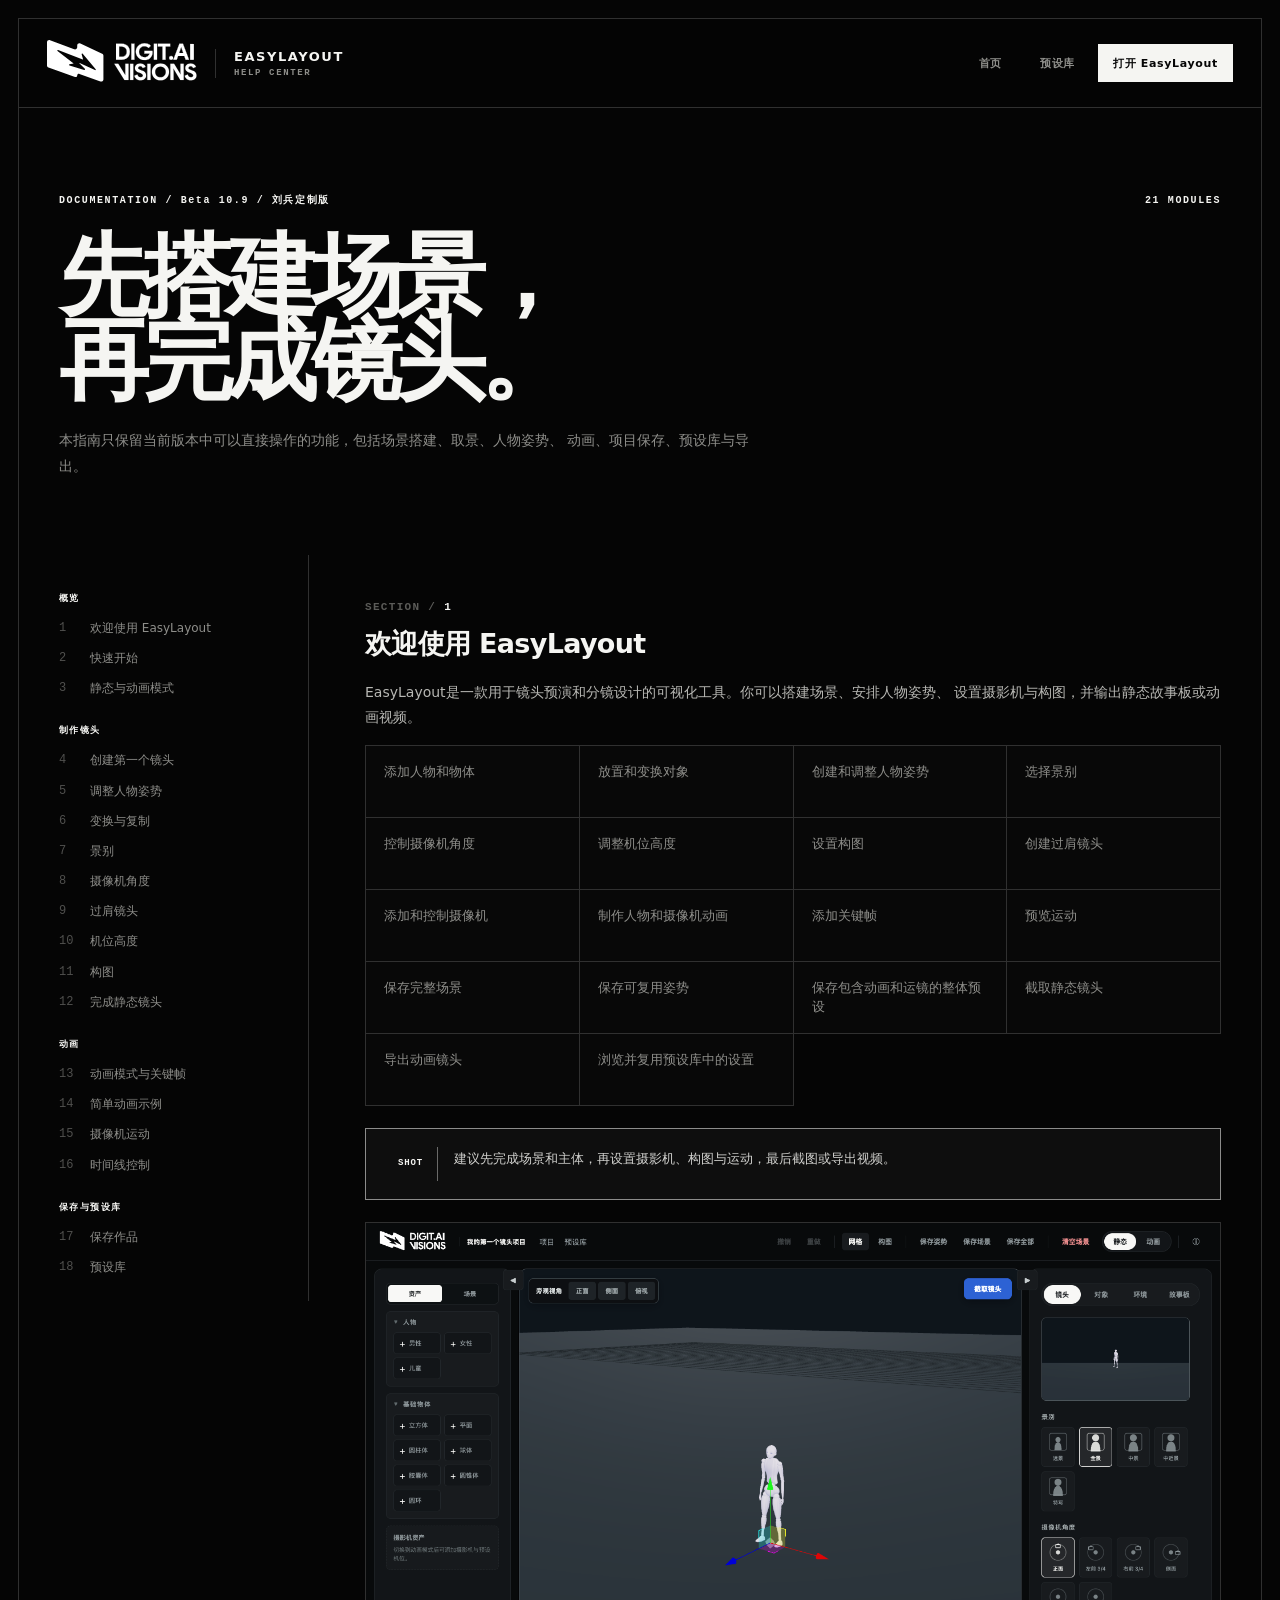
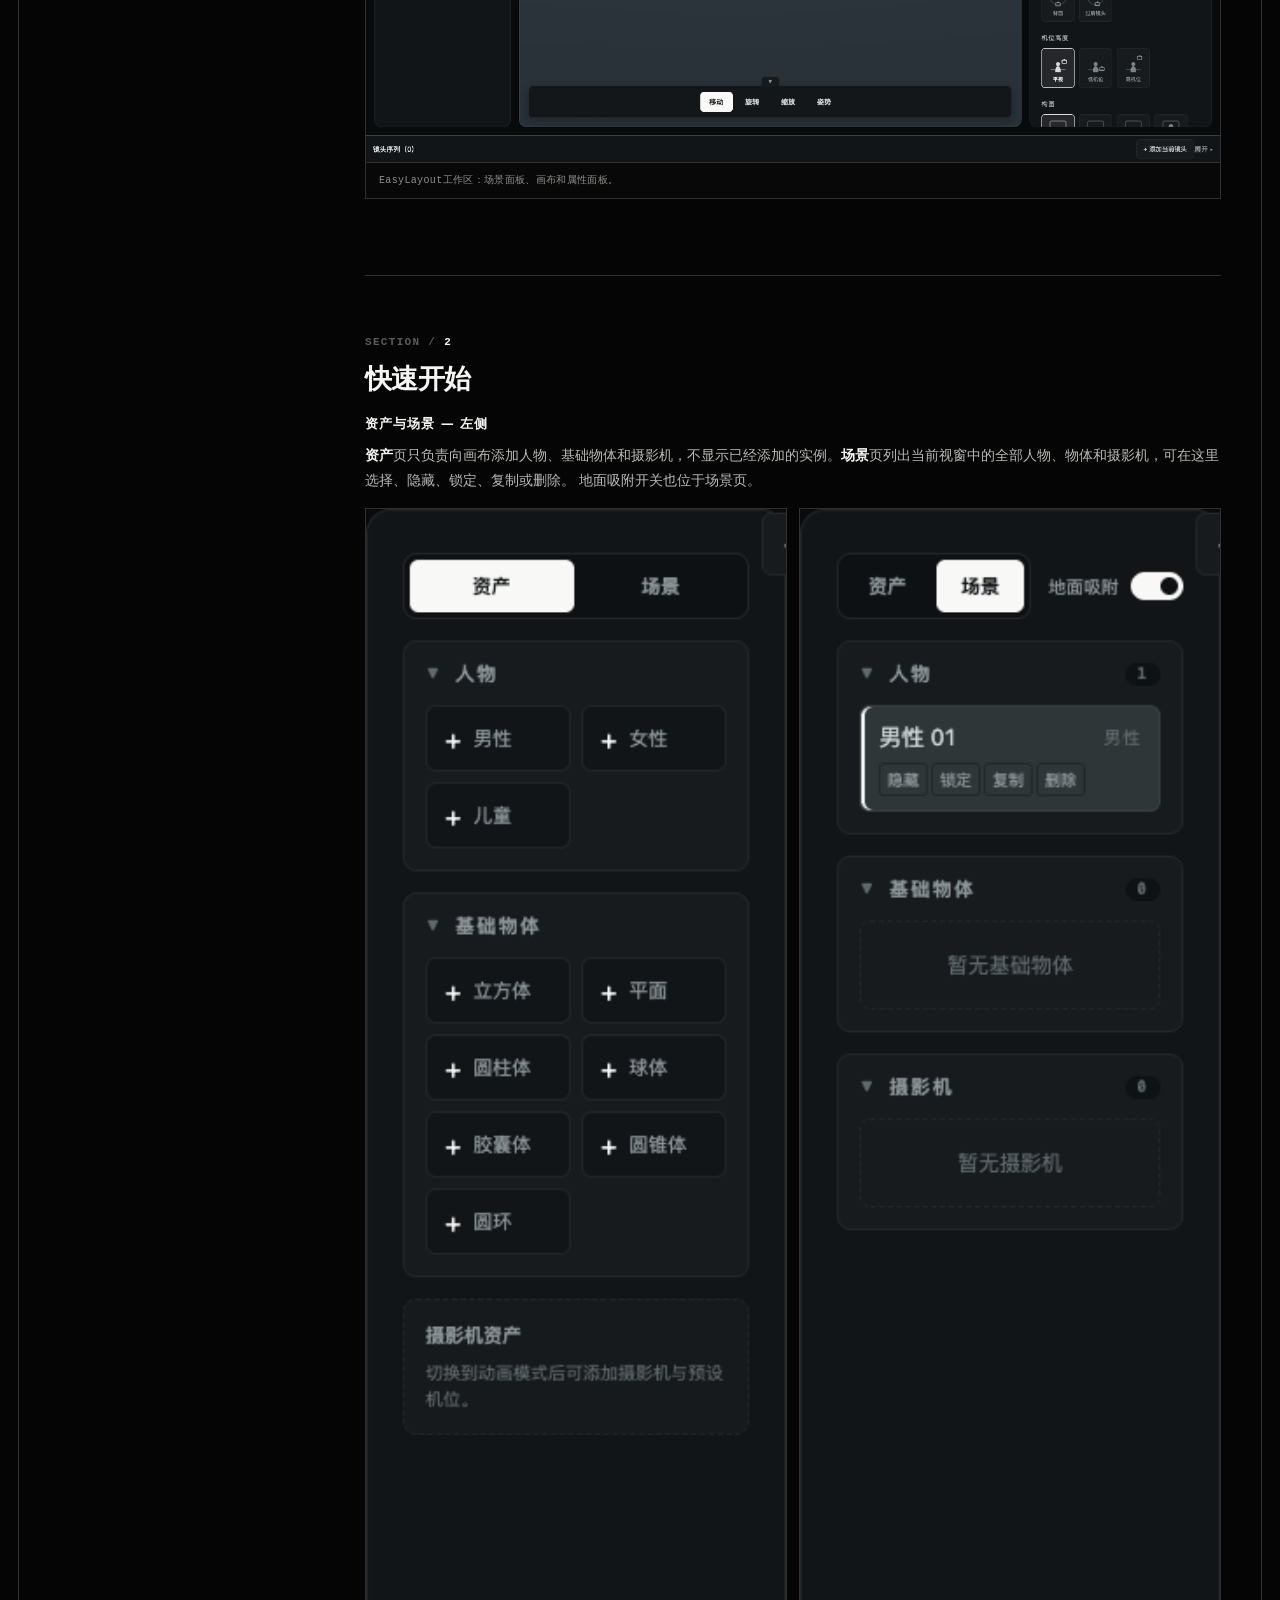
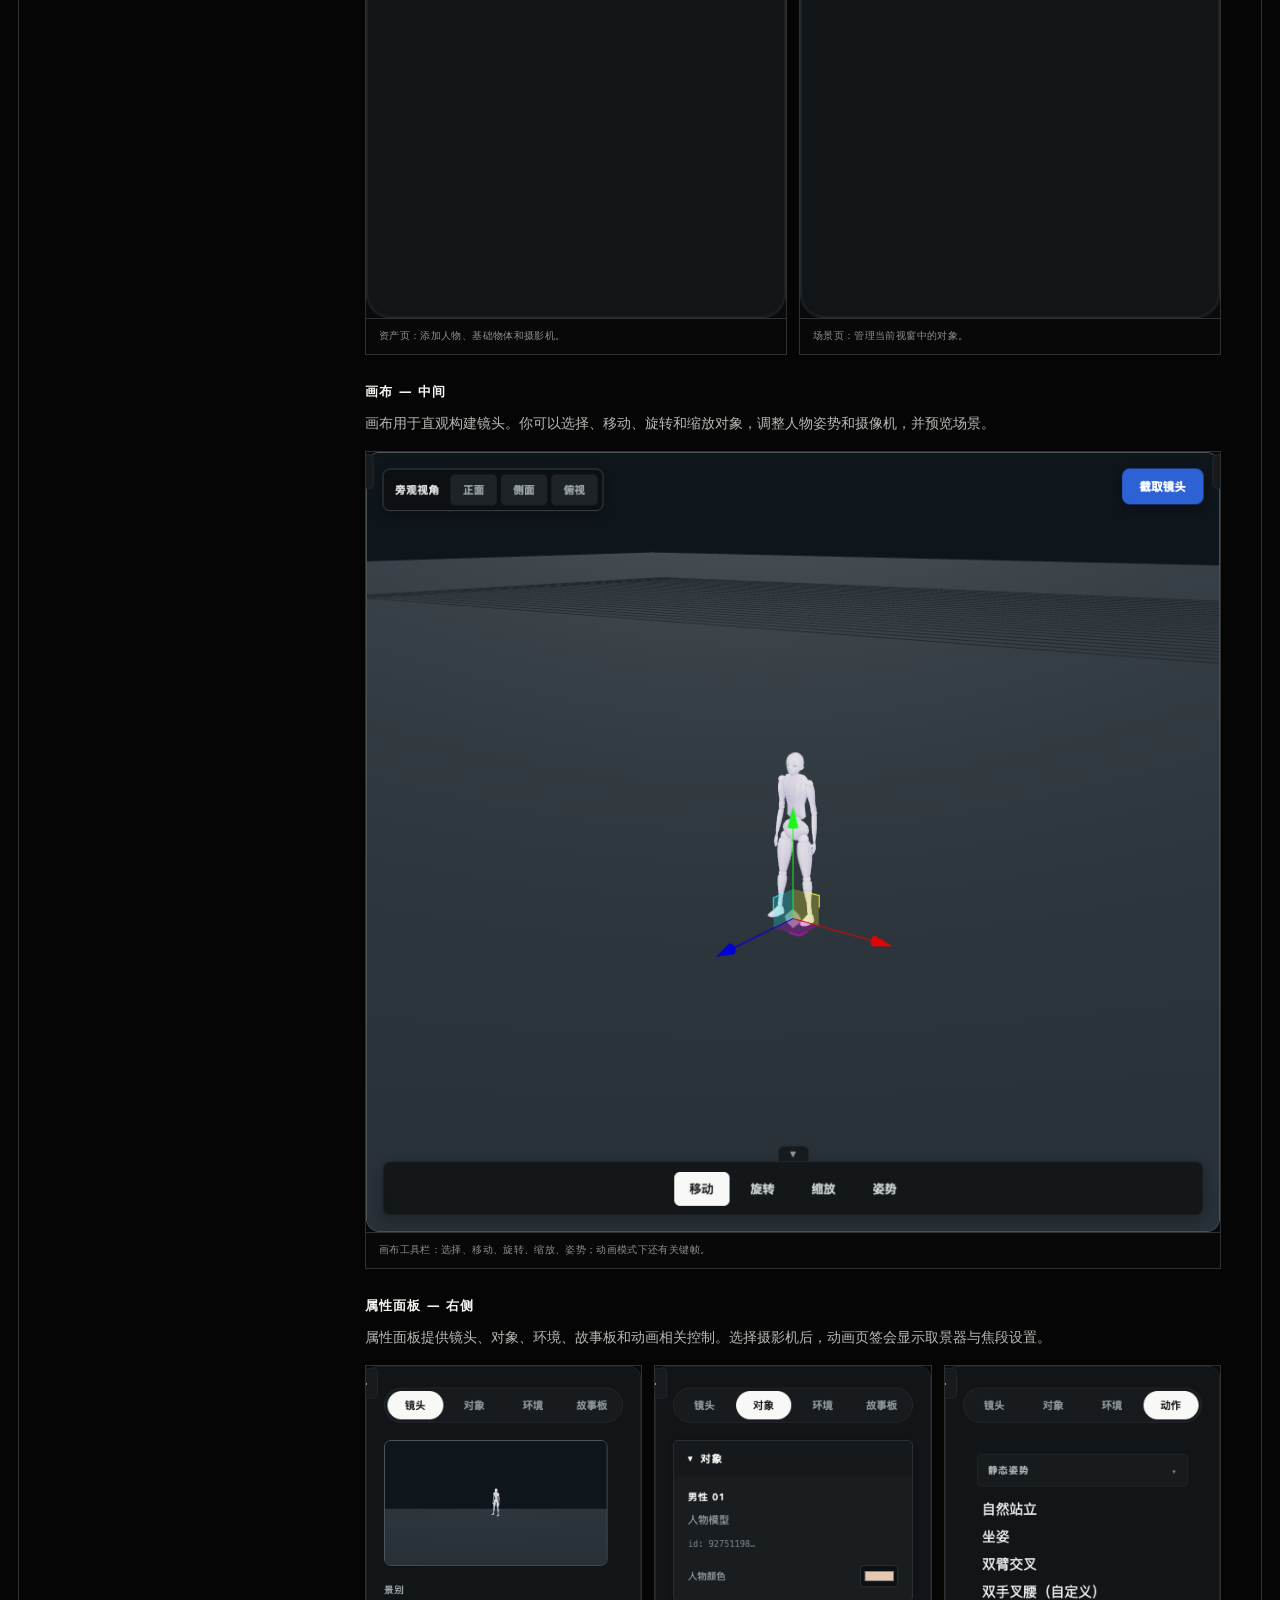
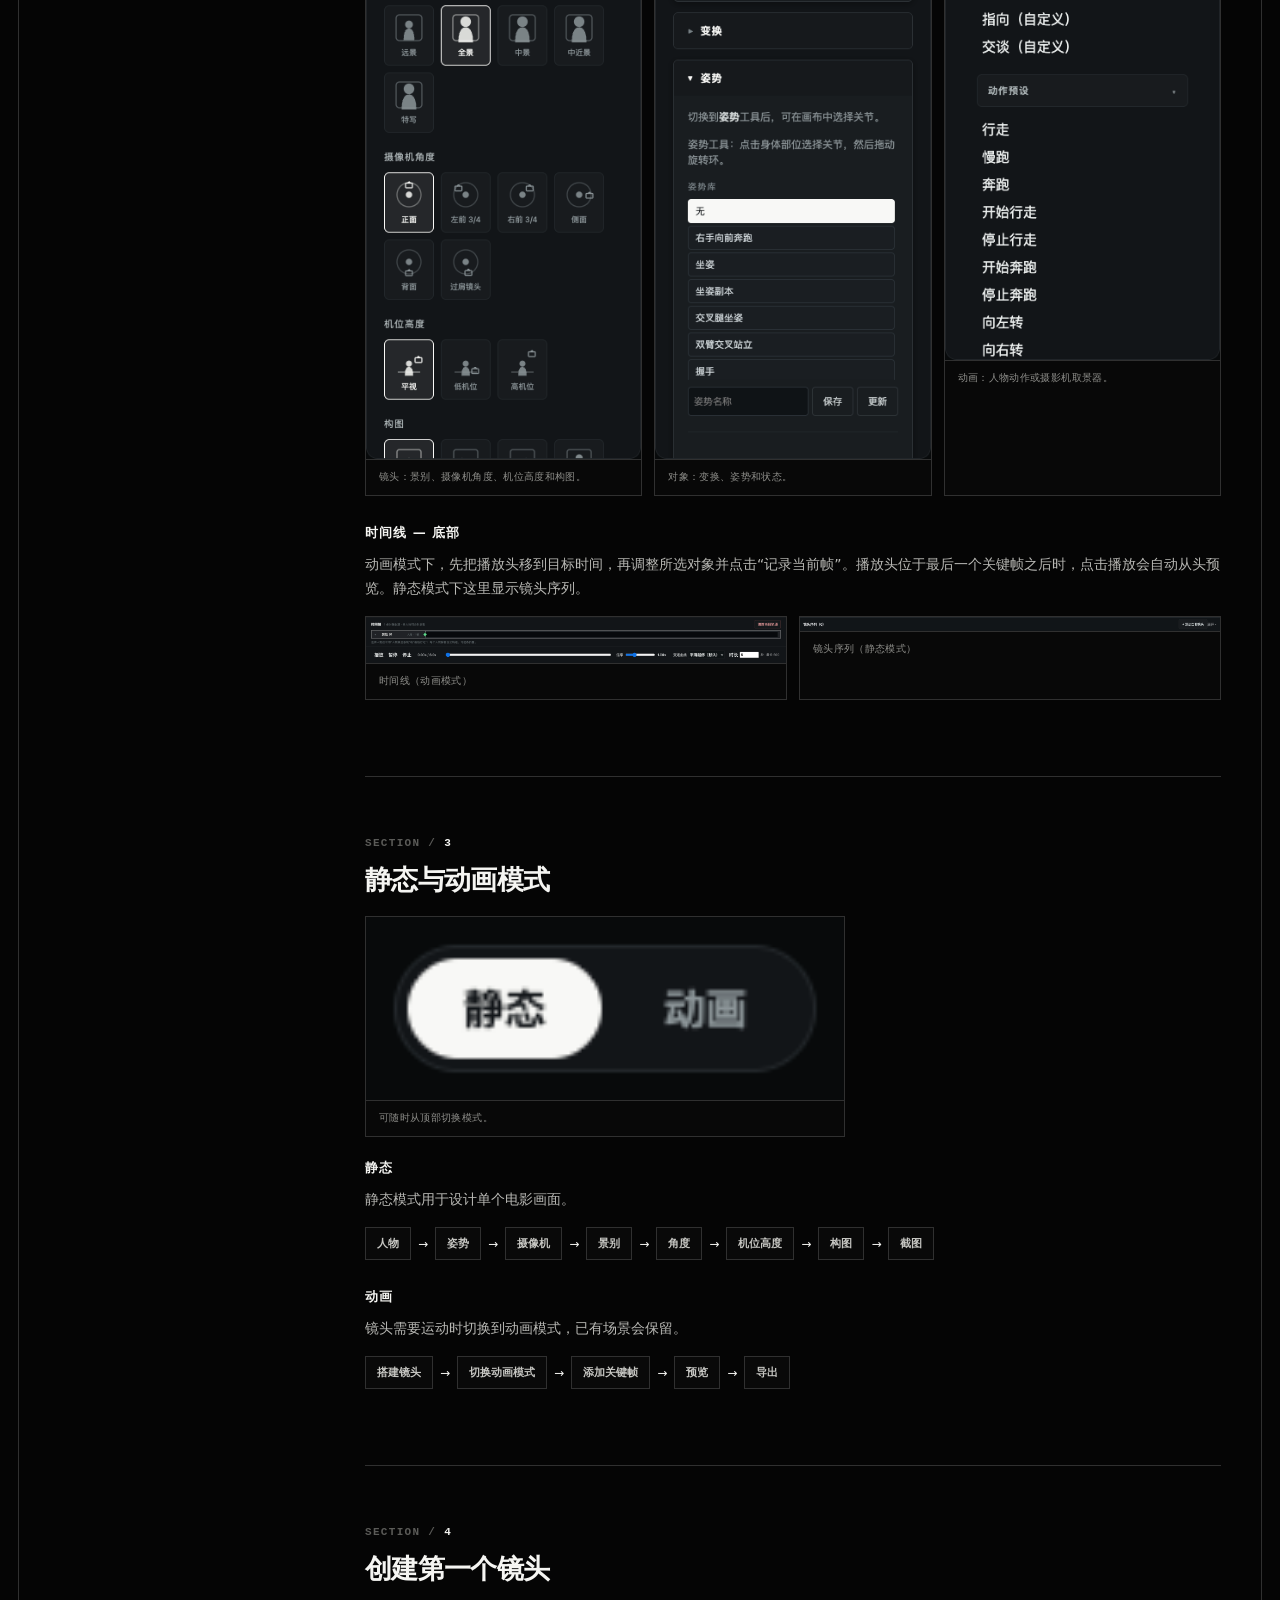
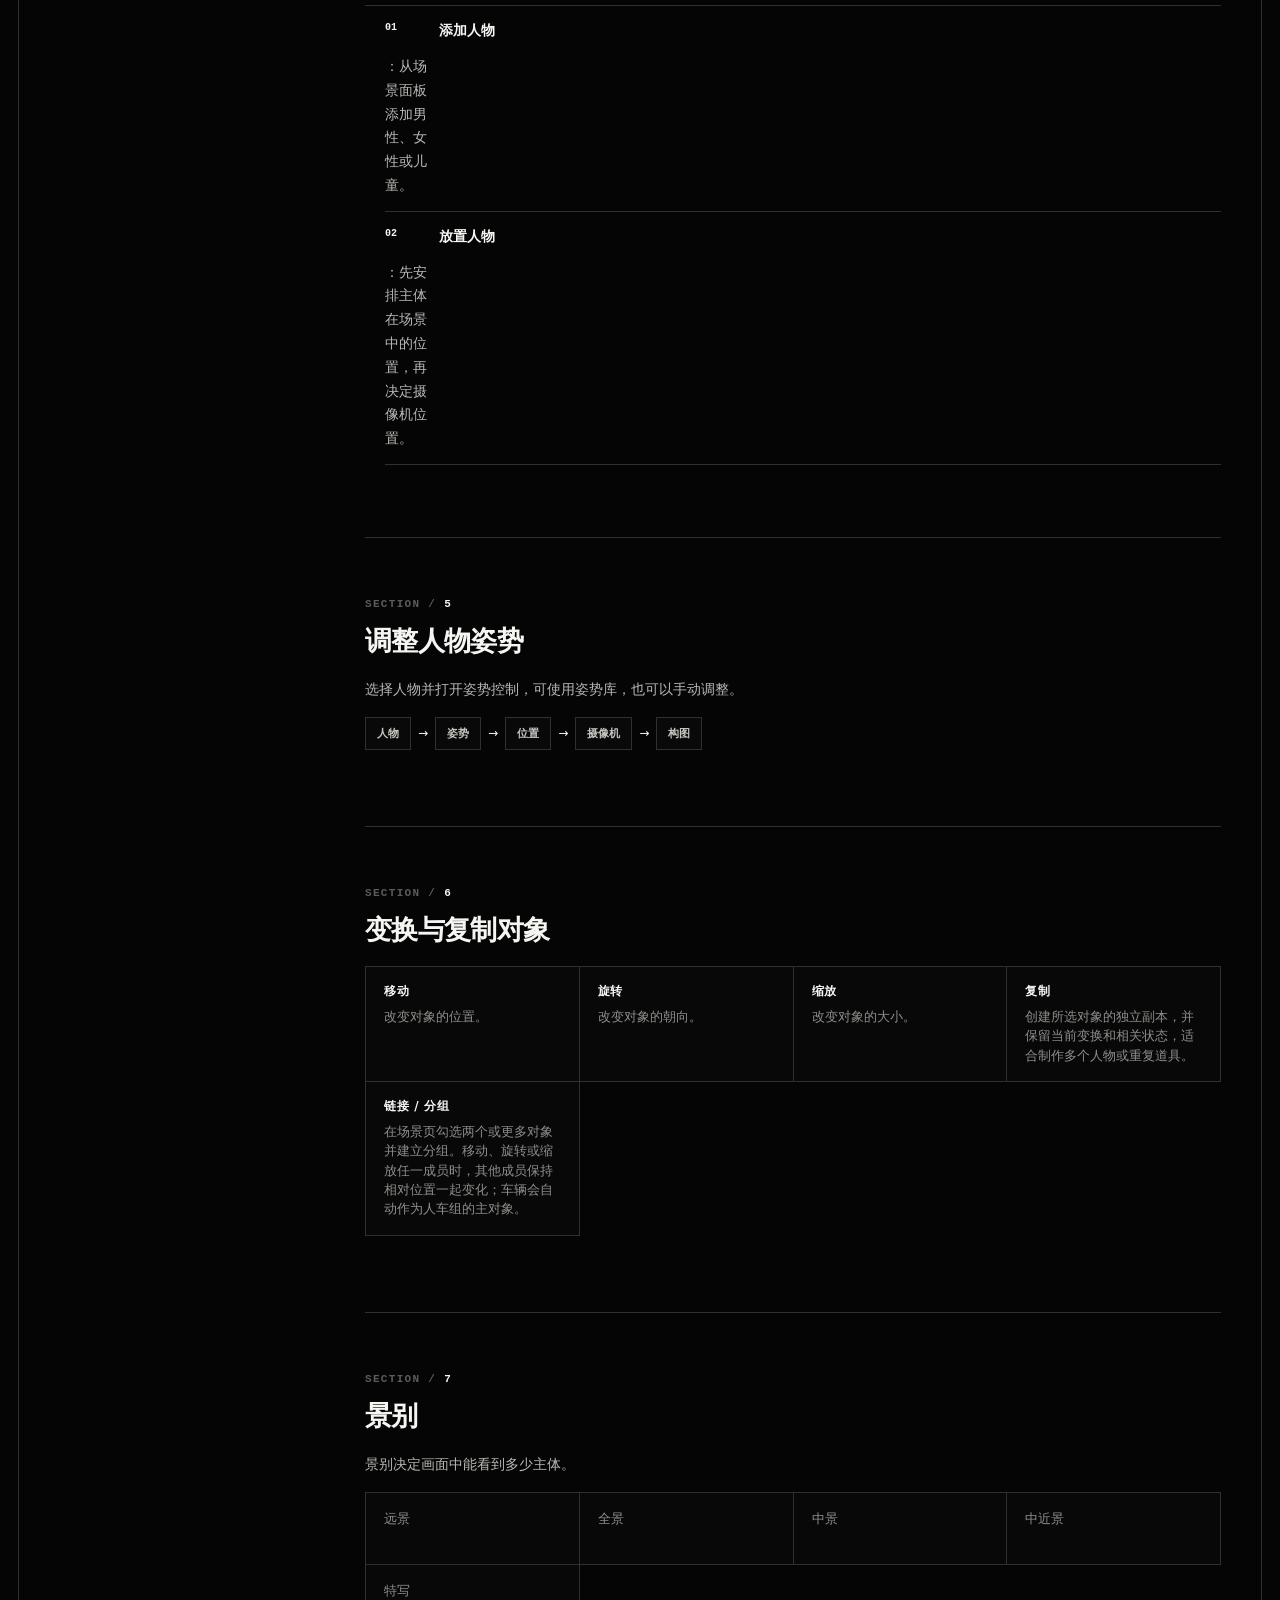
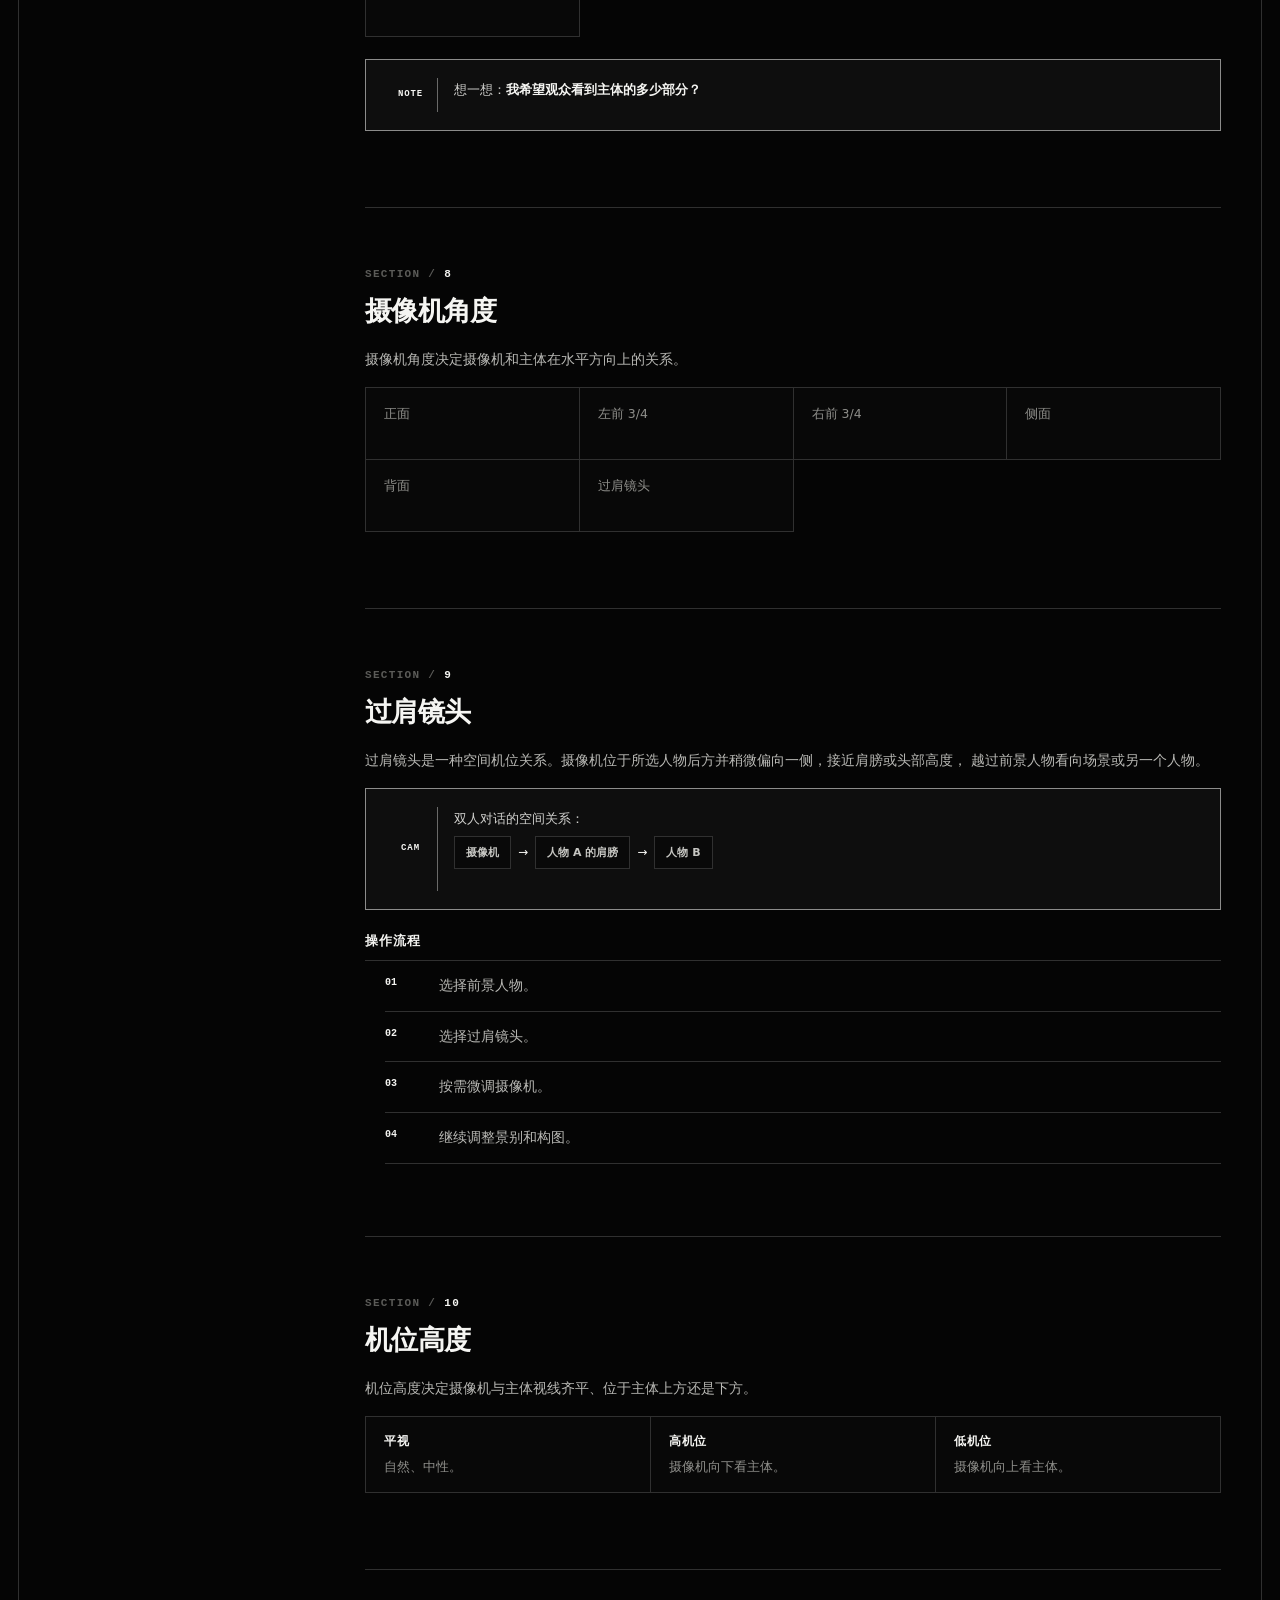
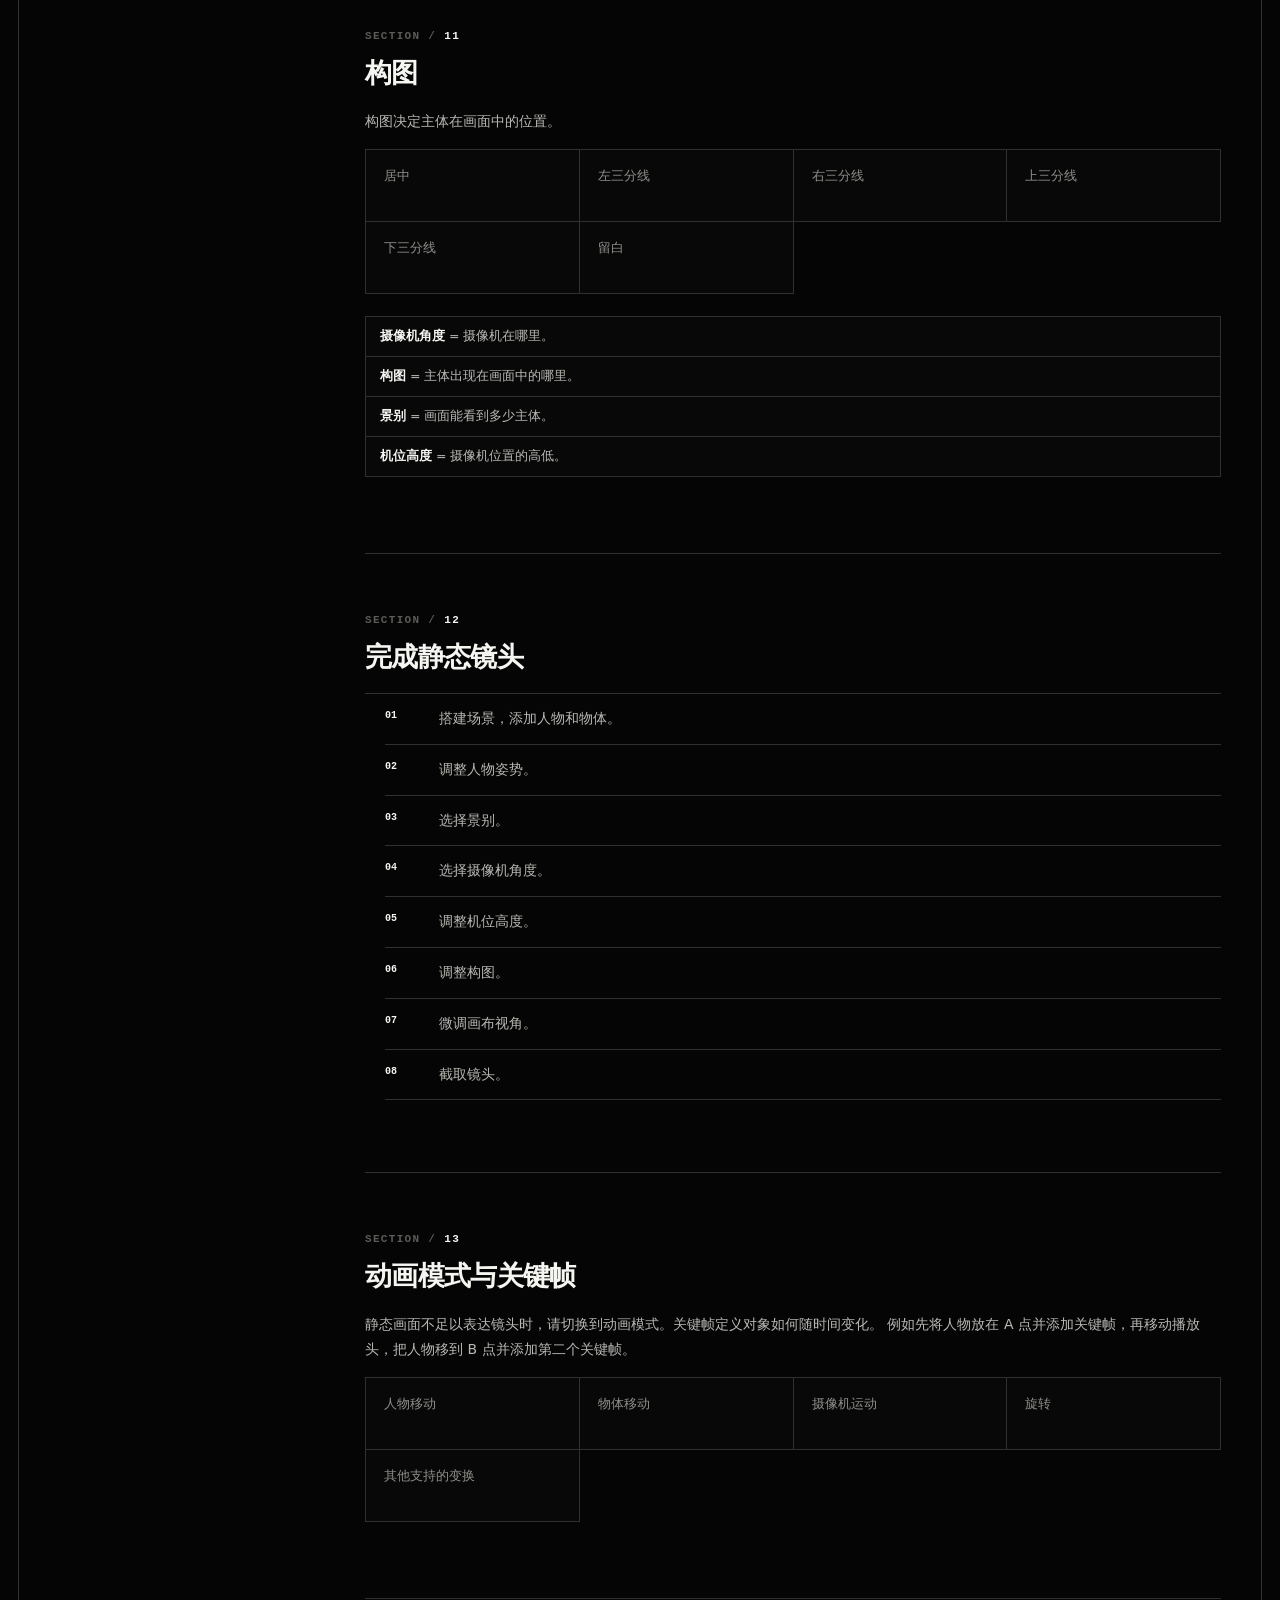
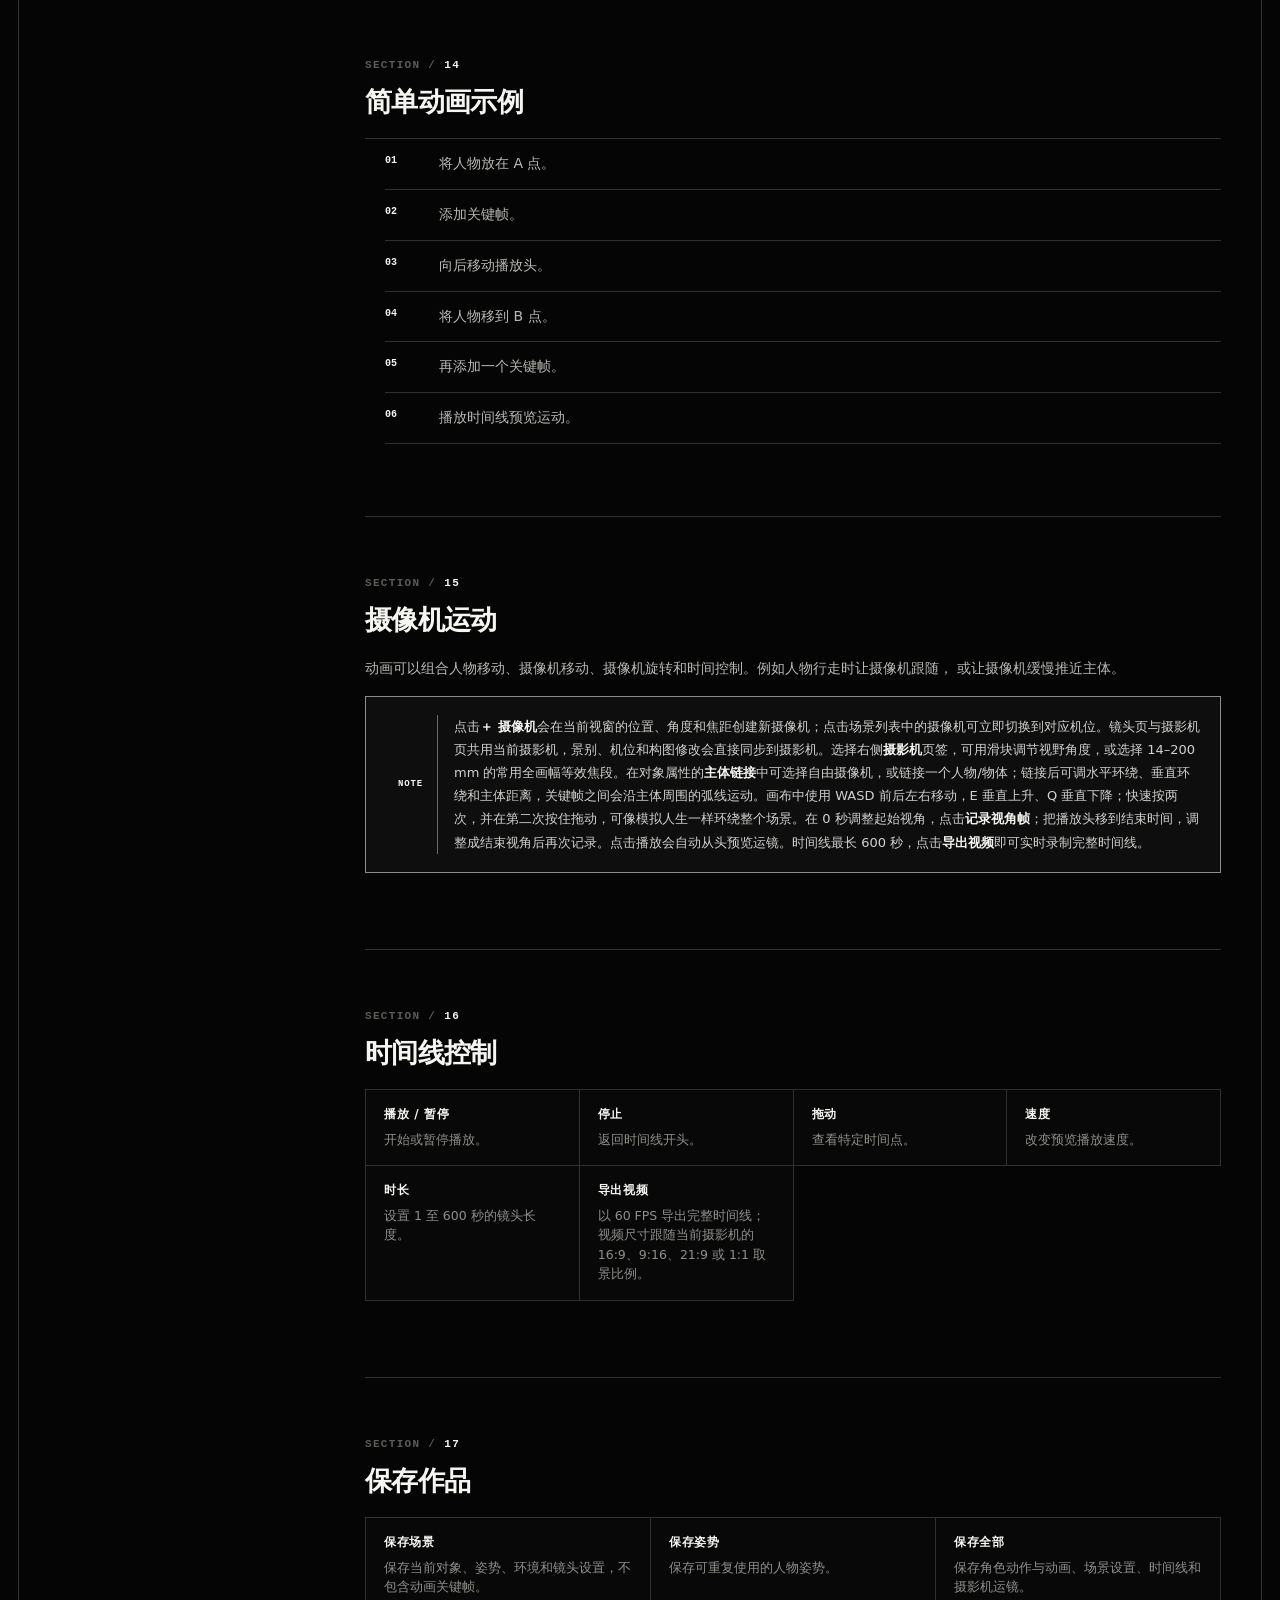
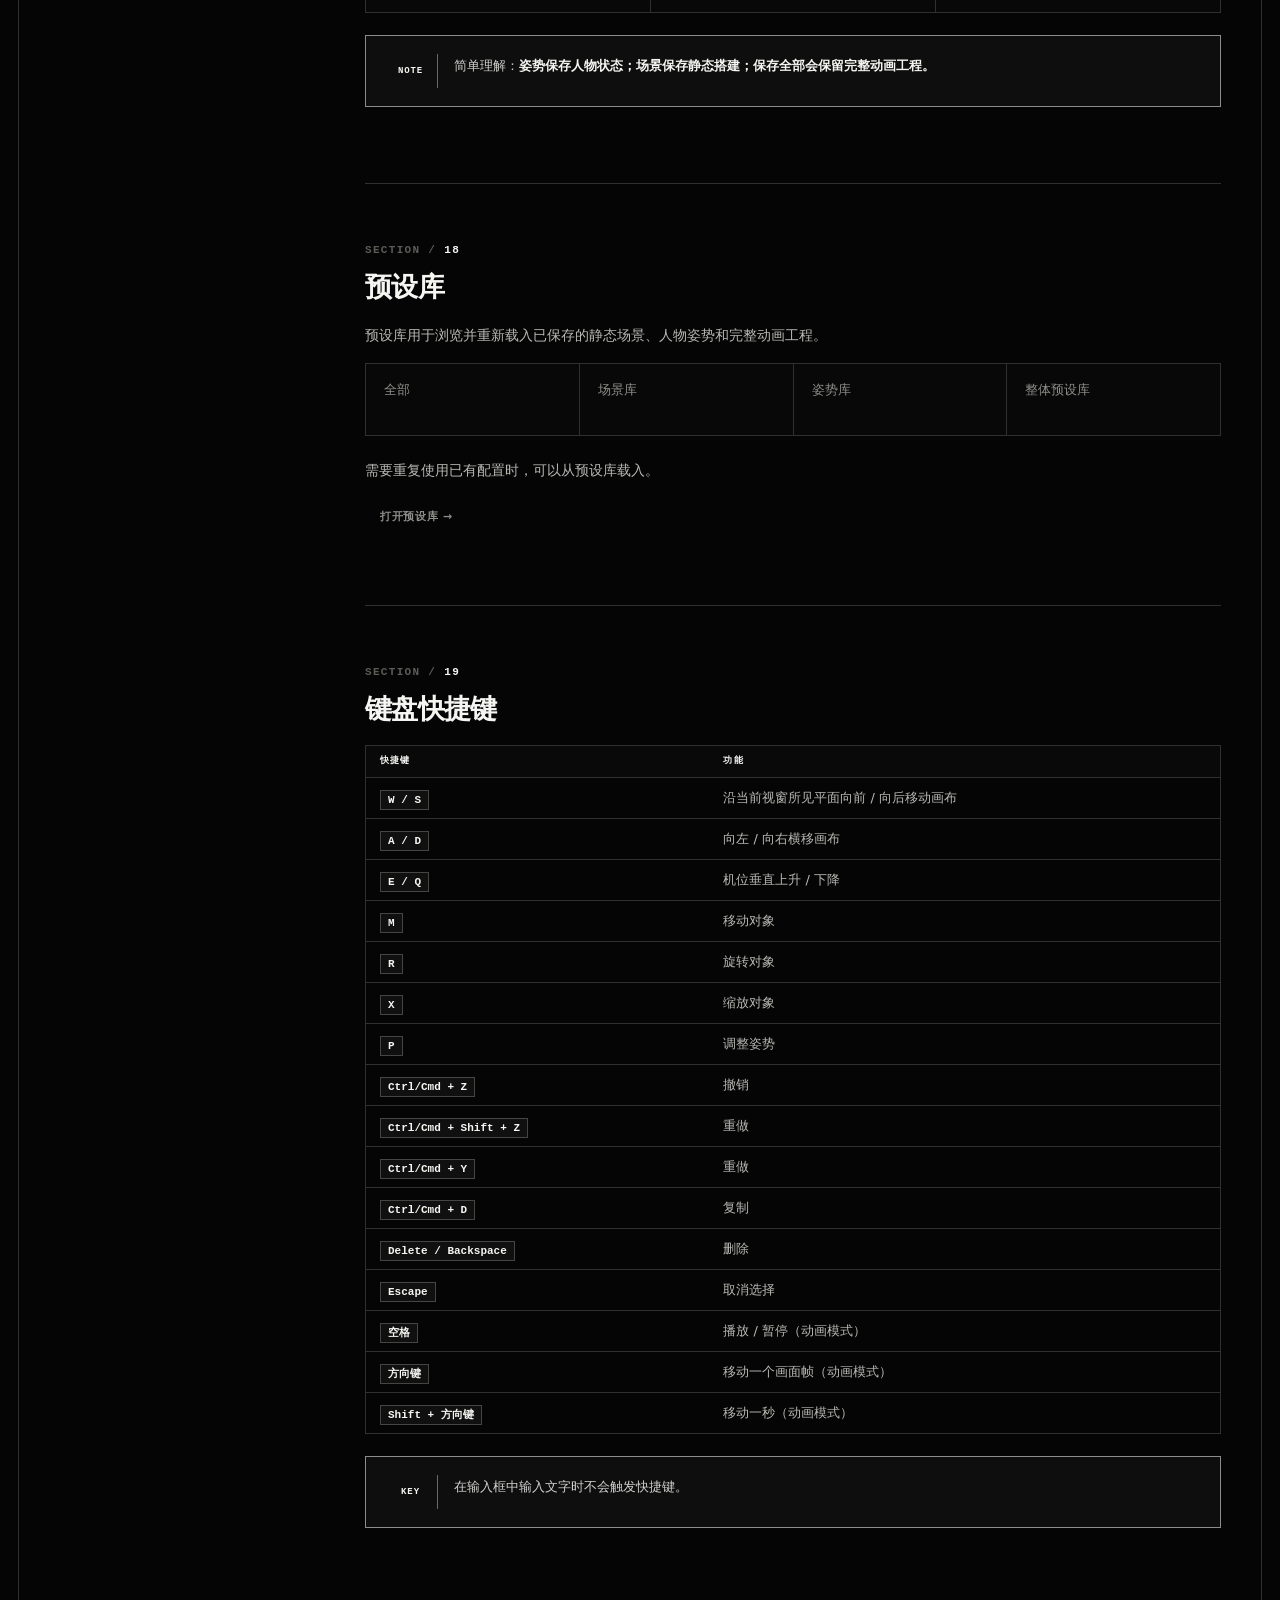
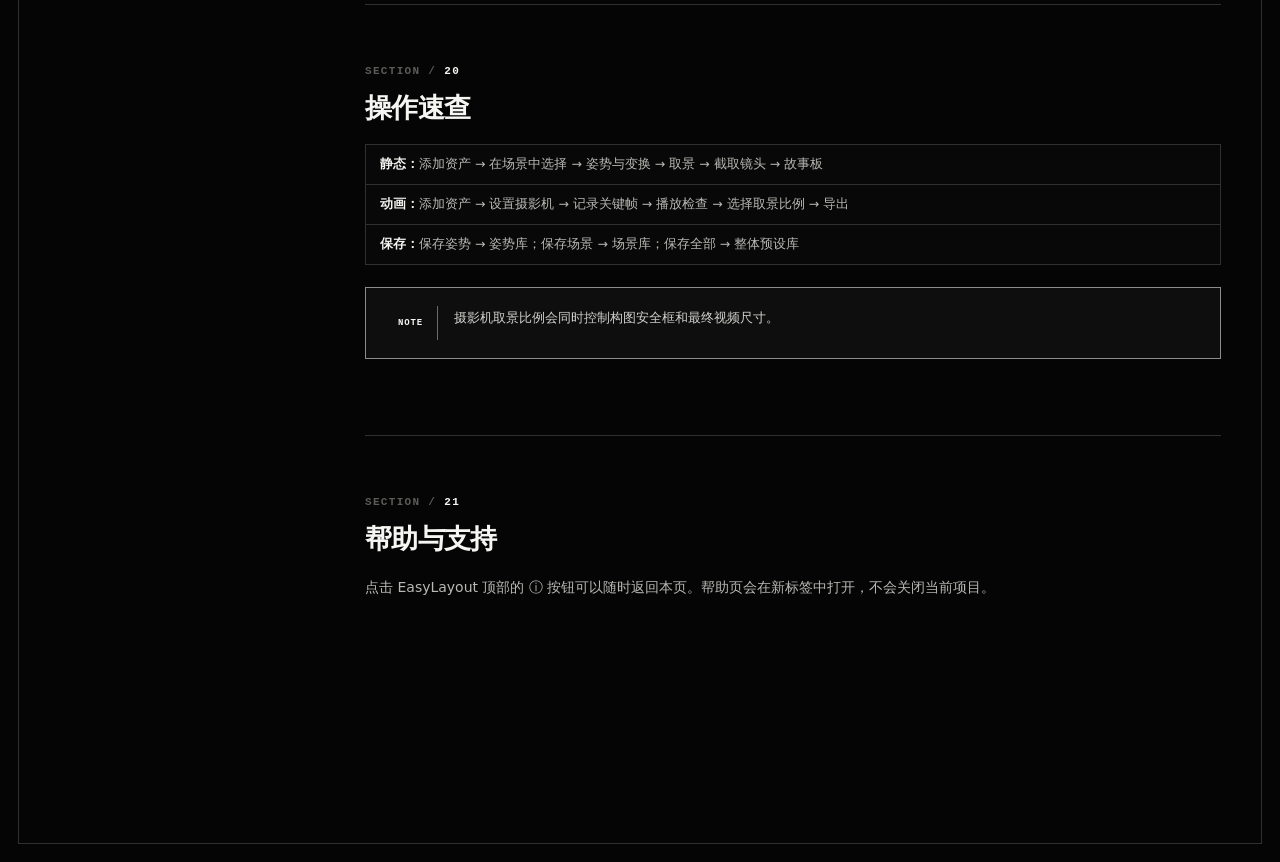
<file: help.html>
<!doctype html><html lang="zh-CN"><head><meta charset="UTF-8"><meta name="viewport" content="width=device-width,initial-scale=1"><title>EasyLayout · 帮助中心</title>  <script type="module" crossorigin src="/assets/help-DbI_NUnr.js"></script>
  <link rel="stylesheet" crossorigin href="/assets/app-ezKkwIsK.css">
  <link rel="stylesheet" crossorigin href="/assets/help-B3MVd22_.css">
</head><body><div id="root"></div></body></html>
</file>
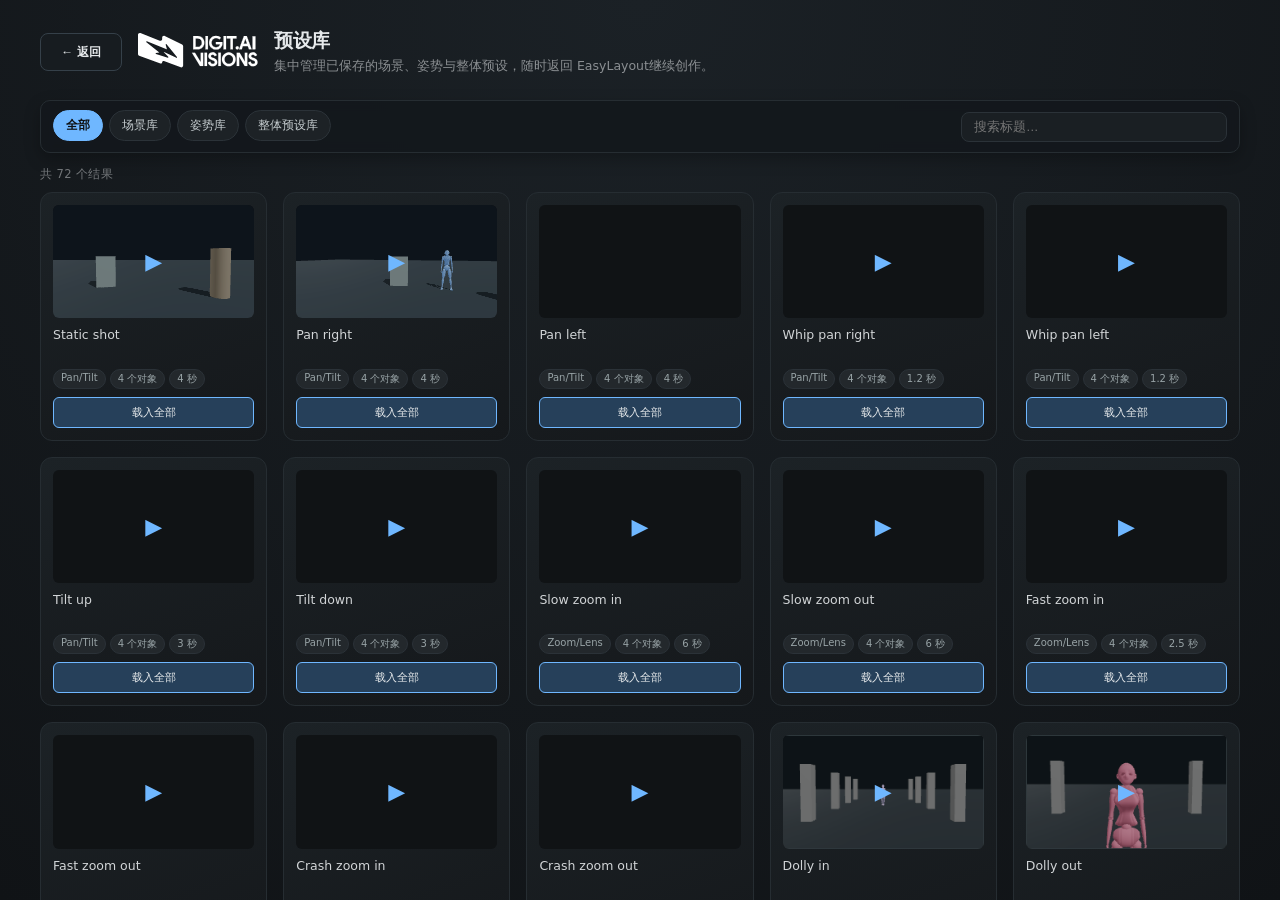
<file: library.html>
<!doctype html><html lang="zh-CN"><head><meta charset="UTF-8"><meta name="viewport" content="width=device-width,initial-scale=1"><title>EasyLayout · 预设库</title><style>body>canvas{display:none!important;pointer-events:none!important}</style>  <script type="module" crossorigin src="/assets/library-f9fVVzzl.js"></script>
</head><body><div id="root"></div></body></html>
</file>
<file: assets/app-ezKkwIsK.css>
:root{--bg:#0b0d0f;--panel:#15181c;--panel-strong:#1a1e22;--border:#242a2e;--text:#e8eceb;--text-dim:#8a9599;--text-faint:#5f6a6d;--accent:#d6ff53;--accent-rgb:214 255 83;--accent-blue:#2563eb;--radius-lg:14px;--radius-md:8px;--radius-sm:6px;--gap:14px;color:var(--text);background:var(--bg);font-family:Inter,ui-sans-serif,system-ui}*{box-sizing:border-box}html,body,#root{width:100%;height:100%;margin:0;overflow:hidden}button{font:inherit;color:inherit;cursor:pointer;background:0 0;border:0}.timeline-action{border:1px solid var(--border);color:#c9d0d1;background:#171c1f;border-radius:5px;padding:5px 10px;font-size:12px}.timeline-action:hover{color:#fff;background:#20272a;border-color:#697176}.timeline-action:disabled{opacity:.4;cursor:not-allowed}.timeline-clear{color:#ff9c9c;border-color:#713b3b}.timeline-clear:hover{color:#fff;background:#492424;border-color:#b64b4b}.app{background:var(--bg);grid-template-rows:minmax(0,1fr);width:100vw;height:100vh;display:grid;overflow:hidden}.composer-layout{gap:var(--gap);height:100%;min-height:0;padding:var(--gap);background:var(--bg);grid-template-columns:240px minmax(0,1fr) 320px;display:grid;position:relative;overflow:hidden}.composer-viewport{aspect-ratio:16/9;width:min(100cqw,177.778cqh);height:min(100cqh,56.25cqw);min-height:0;position:relative}.composer-viewport.playback-framing{background:#050607}.viewport-aspect-guide{z-index:4;pointer-events:none;place-items:center;display:grid;position:absolute;inset:0;overflow:hidden}.viewport-aspect-frame{border:1px solid #ffffffe6;position:relative;box-shadow:0 0 0 100vmax #04070957}.viewport-aspect-frame span{color:#fff;letter-spacing:.4px;background:#000000a6;border-radius:3px;padding:3px 5px;font:700 10px/1 ui-monospace,monospace;position:absolute;top:8px;left:8px}.viewport-aspect-9-16{aspect-ratio:9/16;height:100%}.viewport-aspect-21-9{aspect-ratio:21/9;width:100%}.viewport-aspect-1-1{aspect-ratio:1;height:100%}.scene-sidebar,.inspector{background:var(--panel);border:1px solid var(--border);border-radius:var(--radius-lg);padding:24px 20px;overflow-y:auto}.sidebar-header{justify-content:space-between;align-items:center;gap:10px;margin-bottom:12px;display:flex}.sidebar-tabs{border:1px solid var(--border);border-radius:var(--radius-md);background:#101417;flex:1;grid-template-columns:repeat(3,minmax(0,1fr));gap:3px;padding:3px;display:grid}.sidebar-tabs button{min-height:30px;color:var(--text-dim);border-radius:5px;padding:6px 10px;font-size:11px;font-weight:700;transition:background .15s,color .15s}.sidebar-tabs button:hover{color:var(--text);background:#20262a}.sidebar-tabs button.active{color:#111619;background:var(--accent)}.ground-snap-control{color:var(--text-dim);white-space:nowrap;cursor:pointer;align-items:center;gap:7px;font-size:10px;display:flex;position:relative}.ground-snap-control input{opacity:0;cursor:pointer;z-index:2;width:30px;height:16px;margin:0;position:absolute;right:0}.ground-snap-control i{background:#30383d;border-radius:999px;width:30px;height:16px;transition:all .16s;position:relative;box-shadow:inset 0 0 0 1px #414a4f}.ground-snap-control i:after{content:"";background:#a6afb2;border-radius:50%;width:10px;height:10px;transition:all .16s;position:absolute;top:3px;left:3px}.ground-snap-control input:checked+i{background:var(--accent);box-shadow:none}.ground-snap-control input:checked+i:after{background:#111417;left:17px}.ground-snap-control input:focus-visible+i{outline:2px solid var(--accent-blue);outline-offset:2px}.composer-center{border-radius:var(--radius-lg);background:#050607;border:1px solid #4b565c;place-items:center;min-height:0;display:grid;position:relative;overflow:hidden;box-shadow:inset 0 0 0 1px #ffffff09,0 0 0 1px #00000059;container-type:size}.workspace-toolbar-wrap{z-index:15;position:absolute;bottom:16px;left:16px;right:16px}.workspace-toolbar-wrap.collapsed .workspace-toolbar{display:none}.workspace-toolbar{border:1px solid var(--border);border-radius:var(--radius-md);-webkit-backdrop-filter:blur(10px);backdrop-filter:blur(10px);background:#15181cf0;justify-content:center;align-items:center;gap:8px;height:56px;padding:8px 16px;display:flex;overflow:visible;box-shadow:0 4px 16px #00000040}.toolbar-toggle{width:32px;height:16px;color:var(--text-dim);background:var(--panel-strong);border:1px solid var(--border);cursor:pointer;z-index:11;border-bottom:none;border-radius:6px 6px 0 0;justify-content:center;align-items:center;font-size:9px;line-height:1;display:flex;position:absolute;bottom:100%;left:50%;transform:translate(-50%)}.toolbar-toggle:hover{background:var(--accent-blue);color:#fff;border-color:var(--accent-blue)}.workspace-toolbar span{color:var(--text-dim);white-space:nowrap;font-size:10px}.workspace-toolbar b{color:#c9d0d1;font-weight:500}.workspace-toolbar i{border-left:1px solid var(--border);height:28px;margin:0 4px}.workspace-toolbar-tools{align-items:center;gap:6px;display:flex}.workspace-toolbar button{border-radius:var(--radius-sm);color:#c9d0d1;white-space:nowrap;padding:9px 16px;font-size:12.5px;font-weight:600;transition:background .15s,color .15s}.workspace-toolbar button:hover{color:var(--text);background:#2a3134}.workspace-toolbar button.on{background:var(--accent);color:#15191d}.motion-tool-menus{align-items:center;gap:6px;display:flex}.motion-tool-menu{position:relative}.workspace-toolbar .motion-menu-trigger{justify-content:center;align-items:center;gap:7px;min-width:86px;display:flex}.workspace-toolbar .motion-menu-trigger span{color:currentColor;font-size:11px;line-height:1}.motion-tool-popover{z-index:30;-webkit-backdrop-filter:blur(14px);backdrop-filter:blur(14px);background:#0f1316fa;border:1px solid #465158;border-radius:8px;gap:4px;width:208px;padding:8px;display:grid;position:absolute;bottom:calc(100% + 12px);right:0;box-shadow:0 14px 36px #0000007a}.motion-tool-popover:after{content:"";border:6px solid #0000;border-top-color:#465158;position:absolute;top:100%;right:26px}.motion-tool-popover strong{color:#788589;letter-spacing:.9px;text-transform:uppercase;padding:6px 7px 3px;font-size:9px;font-weight:700}.workspace-toolbar .motion-tool-popover button{text-align:left;border:1px solid #0000;border-radius:5px;justify-content:flex-start;align-items:center;width:100%;min-height:34px;padding:8px 10px;font-size:11px;font-weight:600;display:flex}.workspace-toolbar .motion-tool-popover button:hover:not(:disabled){background:#272f33;border-color:#3e494e}.workspace-toolbar .motion-tool-popover button.on{border-color:var(--accent);background:rgb(var(--accent-rgb)/.16);color:var(--accent)}.workspace-toolbar .motion-tool-popover button.primary{border-color:rgb(var(--accent-rgb)/.3);background:rgb(var(--accent-rgb)/.12);color:var(--accent)}.motion-tool-popover .character-control-mode{grid-template-columns:1fr 1fr;margin-bottom:2px;display:grid}.workspace-toolbar .motion-tool-popover .character-control-mode button{justify-content:center;padding:7px 6px}.capture-shot-btn{border-radius:var(--radius-md);color:#fff;background:var(--accent-blue);cursor:pointer;z-index:10;white-space:nowrap;border:none;padding:10px 18px;font-size:12px;font-weight:600;transition:background .15s;position:absolute;top:16px;right:16px;box-shadow:0 4px 14px #0000004d}.capture-shot-btn:hover{background:#1d4ed8}.capture-shot-btn:disabled{opacity:.65;cursor:not-allowed}.observer-view-controls{z-index:11;-webkit-backdrop-filter:blur(8px);backdrop-filter:blur(8px);background:#0f1215e6;border:1px solid #3a4449;border-radius:8px;align-items:center;gap:4px;padding:5px;display:flex;position:absolute;top:16px;left:16px;box-shadow:0 4px 14px #00000040}.observer-view-controls strong{color:#dce2e2;letter-spacing:.5px;white-space:nowrap;padding:0 7px;font-size:11px}.observer-view-controls button{color:#9da8ab;background:#20262a;border:1px solid #0000;border-radius:5px;min-width:48px;padding:7px 9px;font-size:11px;font-weight:600;transition:all .15s}.observer-view-controls button:hover{color:#fff;background:#2a3236;border-color:#536066}.observer-view-controls button.on{color:#111619;border-color:var(--accent);background:var(--accent)}.viewport-key-hint{z-index:10;border:1px solid var(--border);border-radius:var(--radius-sm);color:var(--text-dim);letter-spacing:.2px;pointer-events:none;-webkit-backdrop-filter:blur(6px);backdrop-filter:blur(6px);background:#15191dc7;padding:6px 9px;font-size:11px;position:absolute;bottom:16px;left:16px}.camera-path-overlay{z-index:12;cursor:crosshair;touch-action:none;background:#0a0e122e;position:absolute;inset:0;overflow:hidden}.camera-path-overlay.inspecting{pointer-events:none;cursor:default;background:#0a0e1214}.camera-path-overlay.inspecting .camera-pen-node,.camera-path-overlay.inspecting .camera-pen-handle{pointer-events:none}.camera-path-overlay.inspecting .camera-pen-controls{pointer-events:auto}.camera-path-overlay svg{pointer-events:none;width:100%;height:100%;position:absolute;inset:0}.camera-path-overlay polyline{fill:none;stroke:var(--accent);stroke-width:4px;stroke-linecap:round;stroke-linejoin:round;vector-effect:non-scaling-stroke;filter:drop-shadow(0 0 5px #000000bf)}.camera-path-overlay .camera-pen-curve{fill:none;stroke:var(--accent);stroke-width:4px;stroke-linecap:round;vector-effect:non-scaling-stroke;filter:drop-shadow(0 0 5px #000000bf)}.camera-path-overlay .camera-pen-node{fill:#11171a;stroke:var(--accent);stroke-width:4px;vector-effect:non-scaling-stroke;pointer-events:auto;cursor:move}.camera-path-overlay .camera-pen-node.selected{fill:var(--accent);stroke:#fff}.camera-path-overlay .camera-pen-node.locked{fill:#fff;stroke:var(--accent);cursor:default}.camera-path-overlay .camera-pen-node.reconnectable{cursor:crosshair;stroke:#fff;stroke-width:6px;filter:drop-shadow(0 0 7px var(--accent))}.camera-path-overlay .camera-pen-handle-line{stroke:#d8e2e2;stroke-width:2px;stroke-dasharray:6 5;vector-effect:non-scaling-stroke}.camera-path-overlay .camera-pen-handle{fill:#fff;stroke:var(--accent);stroke-width:3px;vector-effect:non-scaling-stroke;pointer-events:auto;cursor:grab}.camera-path-overlay .camera-pen-handle:active{cursor:grabbing}.camera-path-overlay rect{fill:rgb(var(--accent-rgb)/.12);stroke:var(--accent);stroke-width:3px;stroke-dasharray:10 7;vector-effect:non-scaling-stroke;filter:drop-shadow(0 0 5px #000000bf)}.build-draw-overlay{background:#0a0e1214}.camera-path-help{border:1px solid var(--accent);color:var(--text);white-space:nowrap;pointer-events:none;background:#0d1114eb;border-radius:999px;align-items:center;gap:10px;padding:8px 12px;font-size:11px;display:flex;position:absolute;top:18px;left:50%;transform:translate(-50%)}.camera-path-help strong{color:var(--accent);font-weight:700}.camera-path-help span{color:var(--text-dim)}.camera-pen-controls{z-index:2;background:#0d1114f5;border:1px solid #435057;border-radius:8px;align-items:center;gap:8px;padding:8px;display:flex;position:absolute;top:18px;right:18px;box-shadow:0 6px 20px #0000004d}.camera-pen-controls label{color:#d7dede;grid-template-columns:auto 130px 42px;align-items:center;gap:8px;font-size:11px;display:grid}.camera-pen-controls input{accent-color:var(--accent)}.camera-pen-controls output{color:var(--accent);text-align:right;font:11px ui-monospace,monospace}.camera-pen-controls button{color:#cbd2d3;background:#20272b;border:1px solid #3b474d;border-radius:5px;padding:7px 9px;font-size:10px}.camera-pen-controls button.primary{border-color:var(--accent);background:var(--accent);color:#111619}.camera-pen-controls button:disabled{opacity:.4;cursor:not-allowed}.camera-path-axes{pointer-events:none;border-bottom:2px solid #ff6b6b;border-left:2px solid #5ec8ff;width:74px;height:74px;position:absolute;bottom:88px;left:24px}.camera-path-axes:before,.camera-path-axes:after{content:"";position:absolute}.camera-path-axes:before{border-bottom:8px solid #5ec8ff;border-left:4px solid #0000;border-right:4px solid #0000;top:-1px;left:-5px}.camera-path-axes:after{border-top:4px solid #0000;border-bottom:4px solid #0000;border-left:8px solid #ff6b6b;bottom:-5px;right:-1px}.camera-path-axes span{font:700 11px/1 ui-monospace,monospace;position:absolute}.camera-path-axes .axis-z{color:#5ec8ff;top:-4px;left:-18px}.camera-path-axes .axis-x{color:#ff6b6b;bottom:-6px;right:-15px}.anchor-pick-help,.live-recording-badge{z-index:18;pointer-events:none;-webkit-backdrop-filter:blur(8px);backdrop-filter:blur(8px);background:#0d1114f0;border-radius:999px;padding:8px 12px;font-size:11px;position:absolute;top:18px;left:50%;transform:translate(-50%)}.anchor-pick-help{border:1px solid var(--accent);color:var(--text)}.live-recording-badge{color:#fff;border:1px solid #ff5656;align-items:center;gap:7px;display:flex}.live-recording-badge span{background:#ff5656;border-radius:50%;width:8px;height:8px;animation:1s ease-in-out infinite live-record-pulse;box-shadow:0 0 0 4px #ff565626}.workspace-toolbar button.live-record.active{color:#fff;background:#c53232}.character-control-mode{background:#111619;border:1px solid #3a4449;border-radius:6px;align-items:center;padding:2px;display:flex}.workspace-toolbar .character-control-mode button{border-radius:4px;padding:7px 9px;font-size:10px}@keyframes live-record-pulse{50%{opacity:.35;transform:scale(.8)}}.composition-controls{border:1px solid var(--border);border-radius:var(--radius-md);-webkit-backdrop-filter:blur(10px);backdrop-filter:blur(10px);z-index:10;background:#15181ceb;flex-direction:column;align-items:center;gap:4px;padding:10px;display:flex;position:absolute;bottom:80px;right:16px}.composition-row{gap:4px;display:flex}.composition-btn{color:#c4cbcc;border:1px solid var(--border);cursor:pointer;background:#20252a;border-radius:6px;justify-content:center;align-items:center;width:36px;height:36px;font-size:16px;font-weight:600;transition:background .15s,color .15s,border-color .15s;display:flex}.composition-btn:hover,.composition-btn:active,.composition-btn.on{background:var(--accent-blue);color:#fff;border-color:var(--accent-blue)}.inspector section{border-bottom:1px solid var(--border);margin:0 0 18px;padding:0 0 18px}.inspector h3{letter-spacing:1px;margin:0 0 6px;font-size:11px}.muted{color:var(--text-dim);margin:0;font-size:12px}.readout{color:#8a9599;justify-content:space-between;padding:6px 0;font-size:12px;display:flex}.readout strong{color:#d8dedd;font-weight:500}.status{color:#abb5b6;margin:7px 0;font-size:12px}.status:first-letter{color:var(--accent)}.inspector-input{width:100%;font:inherit;color:#d8dedd;border:1px solid var(--border);border-radius:var(--radius-sm);background:#0f1215;outline:none;padding:8px 10px;font-size:12px}.inspector-input:focus{border-color:var(--accent)}.inspector-actions{grid-template-columns:1fr 1fr;gap:8px;margin-top:10px;display:grid}.inspector-btn{border:1px solid var(--border);border-radius:var(--radius-sm);color:#c4cbcc;background:var(--panel-strong);padding:8px 10px;font-size:11px}.inspector-btn:hover{color:var(--accent);background:#2a3134}.inspector-btn.danger:hover{color:#ff6b6b;background:#2a1818;border-color:#5a2c2c}.number-input-row{color:#8a9599;align-items:center;gap:8px;padding:4px 0;font-size:12px;display:flex}.number-input-label{color:#6b787c;width:16px;font-weight:600}.number-input{width:100%;font:inherit;color:#d8dedd;border:1px solid var(--border);border-radius:var(--radius-sm);text-align:right;-moz-appearance:textfield;background:#0f1215;outline:none;padding:6px 8px;font-size:12px}.number-input:focus{border-color:var(--accent)}.number-input:disabled{opacity:.4;cursor:not-allowed}.number-input::-webkit-inner-spin-button{-webkit-appearance:none;margin:0}.sketch-placeholder{color:#90999d;place-items:center;min-height:0;display:grid}.timeline-panel{background:var(--panel);border-top:1px solid var(--border);padding:10px 18px 8px}.timeline-panel-head{justify-content:space-between;align-items:center;gap:16px;margin-bottom:7px;display:flex}.timeline-panel-head>div:first-child{align-items:baseline;gap:10px;display:flex}.timeline-panel-head strong{color:var(--text);font-size:12px}.timeline-panel-head span,.timeline-help{color:var(--text-faint);font-size:10px}.timeline-panel-actions{gap:7px;display:flex}.timeline-track-list{flex-direction:column;gap:3px;max-height:142px;display:flex;overflow:auto}.timeline-object-row{background:#101418;border:1px solid #0000;grid-template-columns:180px minmax(0,1fr);align-items:center;min-height:28px;display:grid}.timeline-object-row.selected{border-color:rgb(var(--accent-rgb)/.65);background:rgb(var(--accent-rgb)/.06)}.timeline-object-head{border-right:1px solid var(--border);align-items:stretch;height:100%;display:flex}.timeline-drop-empty{border:1px dashed rgb(var(--accent-rgb)/.45);min-height:58px;color:var(--text-faint);background:rgb(var(--accent-rgb)/.035);place-items:center;font-size:11px;display:grid}.timeline-disclosure{width:28px;color:var(--text-faint);background:0 0;border:0;padding:0}.timeline-object-select{min-width:0;color:var(--text-dim);text-align:left;background:0 0;border:0;flex:1;justify-content:space-between;align-items:center;gap:8px;padding:5px 9px;display:flex}.timeline-object-select span{text-overflow:ellipsis;white-space:nowrap;font-size:11px;overflow:hidden}.timeline-object-select small{color:var(--text-faint);flex:none;font-size:9px}.timeline-object-row.selected .timeline-object-select span{color:var(--accent)}.timeline-remove-track{border:0;border-left:1px solid var(--border);width:26px;color:var(--text-faint);background:0 0;font-size:15px}.timeline-remove-track:hover{color:#ff9c9c;background:#28191b}.timeline-drop-empty{border:1px dashed rgb(var(--accent-rgb)/.45);min-height:64px;color:var(--text-faint);background:rgb(var(--accent-rgb)/.025);border-radius:5px;place-items:center;font-size:11px;display:grid}.timeline-track{cursor:copy;background:#0a0d10;border:1px solid #232a2e;height:20px;margin:3px 10px;position:relative}.timeline-track.locked{opacity:.5;cursor:not-allowed}.timeline-playhead{pointer-events:none;background:#f1f1ed;width:1px;position:absolute;top:-2px;bottom:-2px}.timeline-marker{cursor:grab;background:#4ade80;width:9px;height:9px;margin:-4.5px 0 0 -4.5px;position:absolute;top:50%;transform:rotate(45deg)}.timeline-marker.selected{background:#f87171;box-shadow:0 0 0 2px #f871712e}.timeline-help{margin:6px 0 0}@media (width<=1100px){.workspace-toolbar{flex-wrap:wrap;gap:5px;height:auto;min-height:56px;padding:6px 8px}.workspace-toolbar-tools{flex-wrap:wrap;justify-content:center}.workspace-toolbar button{padding:7px 10px}.workspace-toolbar i{display:none}}@media (width<=900px){.composer-layout{grid-template-columns:200px minmax(0,1fr) 260px;gap:10px;padding:10px}.scene-sidebar,.inspector{padding:16px}.workspace-toolbar span{display:none}}.sidebar-toggle-floating{z-index:50;border-radius:var(--radius-sm);color:#c4cbcc;background:var(--panel-strong);border:1px solid var(--border);cursor:pointer;justify-content:center;align-items:center;width:36px;height:36px;font-size:14px;font-weight:600;transition:background .15s,color .15s,border-color .15s,left .2s,right .2s;display:flex;position:absolute;top:16px}.sidebar-toggle-floating:hover{background:var(--accent-blue);color:#fff;border-color:var(--accent-blue)}.sidebar-toggle-floating:active{background:#1d4ed8}.joint-controls{padding:0}.joint-section{border-bottom:1px solid #2c3337}.joint-section[open]:last-child{border-bottom:0}.joint-section-header{letter-spacing:.8px;color:#a8b2b4;cursor:pointer;-webkit-user-select:none;user-select:none;padding:8px 0;font-size:11px}.joint-section-header:hover{color:var(--accent)}.joint-dofs{padding:0 0 8px}.joint-slider-row{grid-template-columns:44px 1fr 36px;align-items:center;gap:6px;padding:3px 0;display:grid}.joint-slider-label{color:#758085;text-align:right;font-size:10px}.joint-slider-track{align-items:center;height:18px;display:flex;position:relative}.joint-slider{appearance:none;z-index:2;cursor:pointer;background:#2c3337;border-radius:2px;outline:none;width:100%;height:4px;position:relative}.joint-slider::-webkit-slider-thumb{appearance:none;background:var(--accent);cursor:pointer;border:0;border-radius:50%;width:12px;height:12px}.joint-slider::-moz-range-thumb{background:var(--accent);cursor:pointer;border:0;border-radius:50%;width:12px;height:12px}.joint-slider:disabled{opacity:.3;cursor:not-allowed}.joint-slider:disabled::-webkit-slider-thumb{cursor:not-allowed;background:#5a6366}.joint-slider-fill{background:var(--accent);pointer-events:none;z-index:1;border-radius:2px;height:4px;position:absolute;top:50%;left:0;transform:translateY(-50%)}.joint-slider-value{color:#a8b2b4;text-align:right;font-variant-numeric:tabular-nums;font-size:10px}.landing-page{--landing-theme-color:#f5f5f2;width:100vw;height:100dvh;min-height:0;color:var(--landing-theme-color);background:#050505;padding:18px;overflow:hidden}.landing-shell{background:#050505;border:1px solid #303030;grid-template-rows:auto minmax(0,1fr) auto;width:100%;height:100%;min-height:0;display:grid;position:relative;overflow:hidden}.landing-shell:before{content:"";pointer-events:none;opacity:.75;background:linear-gradient(90deg,#0000 calc(50% - .5px),#1f1f1f 50%,#0000 calc(50% + .5px));position:absolute;inset:0}.landing-header{z-index:5;border-bottom:1px solid #303030;justify-content:space-between;align-items:center;padding:clamp(14px,2.35vh,28px) 34px;display:flex;position:relative}.landing-logo{filter:grayscale()brightness(1.2);width:clamp(148px,10.4vw,210px);height:auto;display:block}.landing-edition,.landing-index,.landing-footer,.landing-portrait figcaption{letter-spacing:.18em;color:#8e8e8a;font-size:10px;font-weight:600}.landing-header-tools{align-items:center;gap:8px;display:flex}.landing-edition{color:var(--landing-theme-color);margin-right:10px}.landing-background-control,.landing-theme-control{position:relative}.landing-background-trigger,.landing-theme-trigger{border:1px solid var(--landing-theme-color);height:34px;color:var(--landing-theme-color);cursor:pointer;background:#050505;place-items:center;font:700 11px/1 Inter,ui-sans-serif,system-ui,sans-serif;list-style:none;transition:background .18s,color .18s;display:grid}.landing-background-trigger{width:34px;font-size:13px}.landing-theme-trigger{letter-spacing:.06em;width:46px}.landing-background-trigger::-webkit-details-marker{display:none}.landing-theme-trigger::-webkit-details-marker{display:none}.landing-background-trigger:hover,.landing-background-control[open] .landing-background-trigger,.landing-theme-trigger:hover,.landing-theme-control[open] .landing-theme-trigger{background:var(--landing-theme-color);color:#050505}.landing-background-menu,.landing-theme-menu{color:#f5f5f2;background:#0a0a0a;border:1px solid #444;gap:10px;padding:15px;display:grid;position:absolute;top:42px;right:0;box-shadow:0 18px 50px #0000007a}.landing-background-menu{width:218px}.landing-theme-menu{width:272px}.landing-background-menu strong,.landing-theme-menu strong{letter-spacing:.08em;font-size:12px}.landing-background-action,.landing-background-reset{color:#050505;text-align:center;cursor:pointer;background:#f5f5f2;border:1px solid #f5f5f2;width:100%;padding:10px 12px;font:650 12px/1 Inter,ui-sans-serif,system-ui,sans-serif}.landing-background-action:hover,.landing-background-reset:hover{color:#f5f5f2;background:#050505}.landing-background-action input{clip:rect(0 0 0 0);white-space:nowrap;width:1px;height:1px;position:absolute;overflow:hidden}.landing-background-reset{color:#f5f5f2;background:#0a0a0a;border-color:#555}.landing-background-menu small{color:#8e8e8a;text-overflow:ellipsis;white-space:nowrap;font-size:10px;line-height:1.4;overflow:hidden}.landing-background-menu .landing-background-error{color:#ff8f8f;white-space:normal}.landing-background-mode{border-top:1px solid #303030;border-bottom:1px solid #303030;gap:7px;padding:10px 0;display:grid}.landing-background-mode>span{color:#8e8e8a;letter-spacing:.08em;font-size:10px}.landing-background-mode>div{grid-template-columns:1fr 1fr;gap:6px;display:grid}.landing-background-mode button{color:#aaa;background:#050505;border:1px solid #4a4a4a;padding:9px 6px;font:650 11px/1 Inter,ui-sans-serif,system-ui,sans-serif}.landing-background-mode button:hover{border-color:var(--landing-theme-color);color:var(--landing-theme-color)}.landing-background-mode button.active{border-color:var(--landing-theme-color);color:#050505;background:var(--landing-theme-color)}.landing-theme-menu-heading{justify-content:space-between;align-items:center;display:flex}.landing-theme-menu-heading span{color:#8e8e8a;letter-spacing:.08em;font:600 10px/1 ui-monospace,SFMono-Regular,Menlo,monospace}.landing-theme-picker{cursor:pointer;background:#050505;border:1px solid #555;width:100%;height:34px;padding:3px}.landing-theme-channel{color:#b5b5b1;grid-template-columns:14px minmax(0,1fr) 48px;align-items:center;gap:9px;font:650 10px/1 Inter,ui-sans-serif,system-ui,sans-serif;display:grid}.landing-theme-channel input[type=range]{width:100%;accent-color:var(--landing-theme-color)}.landing-theme-channel input[type=number]{color:#f5f5f2;text-align:center;background:#050505;border:1px solid #444;width:48px;padding:6px 4px;font:600 10px/1 ui-monospace,SFMono-Regular,Menlo,monospace}.landing-theme-reset{color:#f5f5f2;cursor:pointer;background:#0a0a0a;border:1px solid #555;width:100%;padding:10px 12px;font:650 11px/1 Inter,ui-sans-serif,system-ui,sans-serif}.landing-theme-reset:hover{border-color:#f5f5f2}.landing-theme-menu small{color:#8e8e8a;font-size:10px;line-height:1.4}.landing-hero{z-index:1;grid-template-columns:1fr 1fr;min-height:0;display:grid;position:relative}.landing-copy{border-right:1px solid #303030;grid-template-rows:minmax(0,1fr) auto;align-items:start;min-height:0;padding:clamp(18px,2.7vh,32px) 54px clamp(20px,4vh,48px) 34px;display:grid;overflow:hidden}.landing-easylayout-logo{width:min(100%,clamp(320px,25vw,500px));height:auto;max-height:min(43vh,390px);color:var(--landing-theme-color);align-self:start;display:block;overflow:visible}.landing-easylayout-ink{fill:none;stroke:currentColor;stroke-width:3.2px;stroke-linecap:round;stroke-linejoin:round}.landing-easylayout-word{fill:currentColor;stroke:none;letter-spacing:-.085em;font-family:Bradley Hand,Noteworthy,Segoe Print,Comic Sans MS,cursive;font-style:italic;font-weight:500}.landing-easylayout-easy{font-size:150px}.landing-easylayout-layout{font-size:143px}.landing-easylayout-scratch{stroke-width:2.4px}.landing-cta{width:min(100%,440px)}.landing-index{color:var(--landing-theme-color);margin:0 0 18px}.landing-copy h1{letter-spacing:-.075em;max-width:680px;color:var(--landing-theme-color);white-space:nowrap;margin:0 0 46px -.6em;font-family:PingFang SC,Microsoft YaHei,Inter,ui-sans-serif,system-ui,sans-serif;font-size:clamp(48px,6.2vw,104px);font-weight:650;line-height:.98}.landing-btn{color:#050505;letter-spacing:.02em;background:#f5f5f2;border:1px solid #f5f5f2;justify-content:space-between;align-items:center;width:min(100%,440px);padding:18px 20px;font-size:14px;font-weight:650;text-decoration:none;transition:color .18s,background .18s;display:flex}.landing-btn:hover{color:#050505;background:var(--landing-theme-color);border-color:var(--landing-theme-color)}.landing-btn span:last-child{font-size:20px;line-height:1;transition:transform .18s}.landing-btn:hover span:last-child{transform:translate(3px,-3px)}.landing-project-launcher{background:#050505d1;border:1px solid #343434;width:min(100%,440px);margin:18px 0 14px;padding:16px}.landing-project-heading{justify-content:space-between;align-items:flex-end;gap:18px;margin-bottom:12px;display:flex}.landing-project-heading strong{color:var(--landing-theme-color);font-size:18px}.landing-project-heading span{color:#898989;text-align:right;max-width:260px;font-size:10px;line-height:1.45}.landing-new-project{grid-template-columns:minmax(0,1fr) 104px;gap:7px;display:grid}.landing-new-project input{color:#f5f5f2;background:#0d0d0d;border:1px solid #393939;border-radius:0;outline:none;min-width:0;padding:11px 12px;font:12px inherit}.landing-new-project input:focus{border-color:var(--landing-theme-color)}.landing-new-project button{border:1px solid var(--landing-theme-color);background:var(--landing-theme-color);color:#050505;font-size:12px;font-weight:700}.landing-project-list{gap:5px;margin-top:8px;display:grid}.landing-project-list button{color:#d8d8d5;text-align:left;background:#0a0a0a;border:1px solid #262626;justify-content:space-between;align-items:center;gap:12px;padding:8px 10px;display:flex}.landing-project-list button:hover{border-color:var(--landing-theme-color);color:var(--landing-theme-color)}.landing-project-list span{text-overflow:ellipsis;white-space:nowrap;font-size:11px;overflow:hidden}.landing-project-list small{color:#717171;flex:none;font-size:9px}.landing-portrait{background:#d9d7d0;min-height:0;margin:0;position:relative;overflow:hidden}.landing-portrait:after{content:"";pointer-events:none;background:linear-gradient(#0000000a,#0000 46%,#00000080);position:absolute;inset:0}.landing-portrait img{object-fit:cover;object-position:50% 44%;width:100%;height:100%;min-height:0;transition:filter .22s;display:block}.landing-portrait img.is-monochrome{filter:grayscale()contrast(1.13)}.landing-portrait img.is-original{filter:none}.landing-portrait figcaption{z-index:1;color:var(--landing-theme-color);justify-content:space-between;display:flex;position:absolute;bottom:22px;left:24px;right:24px}.landing-footer{z-index:1;background:#050505;border-top:1px solid #303030;justify-content:space-between;align-items:center;padding:13px 34px;display:flex;position:relative}@media (height<=760px) and (width>=769px){.landing-page{padding:10px}.landing-header{padding:10px 22px}.landing-logo{width:140px}.landing-background-trigger,.landing-theme-trigger{height:30px}.landing-background-trigger{width:30px}.landing-theme-trigger{width:42px}.landing-copy{padding:16px 38px 18px 22px}.landing-easylayout-logo{width:min(100%,350px);max-height:40vh}.landing-index{margin-bottom:10px;font-size:8px}.landing-btn{padding:12px 16px;font-size:12px}.landing-footer{padding:8px 22px;font-size:8px}.landing-portrait figcaption{font-size:8px;bottom:14px}}.projects-page{--landing-theme-color:#f5f5f2;color:#ededeb;background:#101112;width:100vw;height:100vh;overflow:auto}.projects-header{z-index:20;-webkit-backdrop-filter:blur(18px);backdrop-filter:blur(18px);background:#101112f5;border-bottom:1px solid #292b2d;align-items:center;min-height:88px;padding:18px 34px;display:flex;position:sticky;top:0}.projects-header>img{filter:grayscale()brightness(1.25);width:92px;margin:0 20px 0 22px}.projects-header h1{letter-spacing:.01em;margin:0;font-size:20px;font-weight:650}.projects-back{color:#d4d6d4;align-items:center;gap:7px;font-size:15px;display:flex}.projects-back:first-letter{font-size:34px;font-weight:200;line-height:0}.projects-back:hover{color:var(--landing-theme-color)}.projects-divider{background:#505255;width:1px;height:34px;margin-left:20px}.projects-header-actions{align-items:center;gap:10px;margin-left:auto;display:flex}.projects-search{color:#777b7e;background:#151617;border:1px solid #393b3e;border-radius:9px;align-items:center;gap:10px;width:min(25vw,340px);height:42px;padding:0 14px;display:flex}.projects-search:focus-within{border-color:var(--landing-theme-color)}.projects-search span{font-size:24px;line-height:1;transform:rotate(-18deg)}.projects-search input{color:#e8e9e7;background:0 0;border:0;outline:0;width:100%;font:13px inherit}.projects-theme-control .landing-theme-trigger{background:#202123;border-radius:8px;width:50px;height:42px}.projects-new-button{border:1px solid var(--landing-theme-color);background:var(--landing-theme-color);color:#101112;border-radius:8px;height:42px;padding:0 18px;font-size:13px;font-weight:700}.projects-new-button:hover{color:var(--landing-theme-color);background:#101112}.projects-content{padding:40px 34px 70px}.projects-create-row{border:1px solid rgb(var(--accent-rgb)/.45);background:#181a1b;grid-template-columns:minmax(220px,1fr) minmax(220px,420px) auto auto;align-items:center;gap:10px;margin:0 0 26px;padding:18px;display:grid}.projects-create-row>div{gap:4px;display:grid}.projects-create-row strong{color:var(--landing-theme-color);font-size:14px}.projects-create-row span{color:#777c7f;font-size:10px}.projects-create-row input{color:#f0f1ef;background:#0d0e0f;border:1px solid #46494c;outline:none;height:42px;padding:0 13px;font:13px inherit}.projects-create-row input:focus{border-color:var(--landing-theme-color)}.projects-create-row button{color:#afb2b2;background:#222426;border:1px solid #3b3e40;height:42px;padding:0 16px;font-size:12px}.projects-create-row button[type=submit]{border-color:var(--landing-theme-color);background:var(--landing-theme-color);color:#101112;font-weight:700}.projects-grid{grid-template-columns:repeat(auto-fill,minmax(250px,1fr));align-items:start;gap:30px 24px;display:grid}.project-create-card,.project-card{text-align:left;min-width:0}.project-create-card{aspect-ratio:1.55;color:#e0e1df;background:#292b2d;border:1px solid #505356;border-radius:13px;align-content:center;place-items:center;gap:8px;transition:all .18s;display:grid}.project-create-card:hover{border-color:var(--landing-theme-color);background:rgb(var(--accent-rgb)/.08);color:var(--landing-theme-color);transform:translateY(-2px)}.project-create-card span{font-size:42px;font-weight:200;line-height:1}.project-create-card strong{font-size:18px}.project-create-card small{color:#777c7f;font-size:11px}.project-card{color:#eeeeec;gap:8px;display:grid}.project-card-preview{aspect-ratio:1.55;background:#202224;border:1px solid #303234;border-radius:13px;place-items:center;transition:all .18s;display:grid;position:relative;overflow:hidden}.project-card-preview>img:not(.project-card-logo){object-fit:cover;width:100%;height:100%}.project-card-logo{opacity:.2;filter:grayscale()brightness(1.5);width:42%;max-width:130px}.project-card-preview span{color:var(--landing-theme-color);opacity:0;background:#000000b8;border-radius:5px;padding:7px 9px;font-size:10px;transition:all .18s;position:absolute;bottom:12px;right:12px;transform:translateY(4px)}.project-card:hover .project-card-preview{border-color:var(--landing-theme-color);transform:translateY(-2px)}.project-card:hover .project-card-preview span{opacity:1;transform:none}.project-card>strong{text-overflow:ellipsis;white-space:nowrap;padding:0 8px;font-size:16px;overflow:hidden}.project-card>small{color:#717578;padding:0 8px;font-size:12px}.projects-empty{color:#686c6f;text-align:center;margin:40px 0}@media (width<=768px){.landing-page{min-height:0;padding:10px}.landing-shell{height:100%;min-height:0}.landing-shell:before{display:none}.landing-header{padding:20px}.landing-logo{width:160px}.landing-edition{display:none}.landing-header-tools{gap:0}.landing-theme-control{margin-right:8px}.landing-background-menu{right:0}.landing-hero{grid-template-rows:minmax(0,1.15fr) minmax(0,.85fr);grid-template-columns:1fr}.landing-copy{border-bottom:1px solid #303030;border-right:0;padding:18px 20px}.landing-easylayout-logo{width:min(74vw,320px);max-height:25vh}.landing-copy h1{margin-bottom:30px;font-size:clamp(42px,13vw,68px)}.landing-btn{width:100%}.landing-portrait img{min-height:0}.landing-footer{padding:12px 20px}.landing-footer span:first-child{display:none}.landing-footer{justify-content:flex-end}.projects-header{flex-wrap:wrap;gap:8px;min-height:70px;padding:12px 14px}.projects-header>img,.projects-divider{display:none}.projects-header h1{font-size:17px}.projects-header-actions{order:3;width:100%}.projects-search{flex:1;width:auto}.projects-new-button{padding:0 11px}.projects-content{padding:22px 14px 50px}.projects-create-row{grid-template-columns:1fr 1fr}.projects-create-row>div,.projects-create-row input{grid-column:1/-1}.projects-grid{grid-template-columns:repeat(2,minmax(0,1fr));gap:22px 12px}.project-create-card strong{font-size:15px}.project-create-card small{display:none}.project-card>strong{font-size:14px}.composer-layout-mobile{flex-direction:column;width:100vw;height:100vh;display:flex;position:relative;overflow:hidden}.composer-center-mobile{z-index:10;flex-direction:column;width:100%;height:100%;display:none;position:fixed;inset:0}.composer-center-mobile.active{display:flex}.composer-center-mobile .composer-viewport{flex:1;min-height:0;position:relative}.composer-center-mobile .composer-canvas{width:100%!important;height:100%!important}.scene-panel-mobile{z-index:20;background:#111417;flex-direction:column;width:100%;height:100%;display:none;position:fixed;inset:0;overflow-y:auto}.scene-panel-mobile.active{display:flex}.inspector-panel-mobile{z-index:20;background:#111417;flex-direction:column;width:100%;height:100%;display:none;position:fixed;inset:0;overflow-y:auto}.inspector-panel-mobile.active{display:flex}.mobile-panel-header{z-index:5;background:#181c20;border-bottom:1px solid #2c3337;justify-content:space-between;align-items:center;padding:16px 20px;display:flex;position:sticky;top:0}.mobile-panel-header h2{letter-spacing:1.4px;color:#8d999d;margin:0;font-size:14px}.mobile-tab-bar{z-index:100;height:56px;padding-bottom:env(safe-area-inset-bottom);background:#181c20;border-top:1px solid #2c3337;justify-content:space-around;align-items:center;display:flex;position:fixed;bottom:0;left:0;right:0}.mobile-tab{color:#829095;text-transform:uppercase;letter-spacing:.5px;background:0 0;border:none;flex-direction:column;align-items:center;gap:4px;min-width:44px;min-height:44px;padding:8px 12px;font-size:10px;font-weight:600;display:flex}.mobile-tab.active{color:var(--accent)}.mobile-tab .tab-icon{font-size:18px;line-height:1}.mobile-tab .tab-label{font-size:10px}.mobile-toolbar-wrapper{z-index:90;padding-bottom:env(safe-area-inset-bottom);position:fixed;bottom:56px;left:12px;right:12px}.mobile-toolbar{-webkit-backdrop-filter:blur(8px);backdrop-filter:blur(8px);-webkit-overflow-scrolling:touch;background:#1b2024ef;border:1px solid #30383d;border-radius:8px;align-items:center;gap:8px;padding:8px 12px;display:flex;overflow-x:auto}.mobile-toolbar-tools{flex-shrink:0;gap:6px;display:flex}.mobile-toolbar-tools button{color:#c4cbcc;white-space:nowrap;background:0 0;border:1px solid #30363a;border-radius:6px;min-width:44px;min-height:44px;padding:8px 12px;font-size:12px}.mobile-toolbar-tools button.on,.mobile-toolbar-tools button:hover{color:#fff;background:#2563eb;border-color:#2563eb}.mobile-toolbar span{color:#829095;white-space:nowrap;margin-left:8px;font-size:11px}.mobile-toolbar b{color:#c9d0d1;font-weight:500}.mobile-toolbar button:last-of-type,.mobile-toolbar button:nth-last-of-type(2){color:#c4cbcc;background:#23282c;border:1px solid #30363a;border-radius:6px;min-width:44px;min-height:44px;padding:8px 12px;font-size:14px;font-weight:600}.mobile-toolbar button:last-of-type:hover,.mobile-toolbar button:nth-last-of-type(2):hover{color:#fff;background:#2563eb;border-color:#2563eb}.capture-shot-btn-mobile{z-index:30!important;min-height:44px!important;padding:10px 16px!important;font-size:13px!important;position:absolute!important;top:12px!important;right:12px!important}.scene-panel-mobile .scene-tree,.inspector-panel-mobile .inspector-cards{padding:16px 20px 100px}.scene-panel-mobile .scene-add-buttons,.inspector-panel-mobile .inspector-actions{grid-template-columns:repeat(2,1fr);gap:8px;margin-top:12px;display:grid}.scene-panel-mobile .scene-add-buttons button,.inspector-panel-mobile .inspector-btn{border-radius:8px;min-height:44px;padding:10px 16px;font-size:13px}.scene-panel-mobile .scene-item{min-height:44px;padding:14px}.scene-panel-mobile .scene-item-actions{gap:8px;margin-top:8px;display:flex}.scene-panel-mobile .scene-item-actions button{min-height:44px;padding:8px 14px;font-size:12px}.inspector-panel-mobile .inspector section{margin:0 0 20px;padding:0 0 20px}.inspector-panel-mobile .number-input-row{min-height:44px;padding:10px 0}.inspector-panel-mobile .number-input{min-height:44px;padding:10px 12px;font-size:16px}.inspector-panel-mobile .transform-slider-row{grid-template-columns:24px minmax(96px,1fr) 80px;gap:12px;min-height:44px}.inspector-panel-mobile .transform-axis{width:24px;height:24px;font-size:11px}.inspector-panel-mobile .transform-slider{height:6px}.inspector-panel-mobile .transform-slider::-webkit-slider-thumb{width:22px;height:22px}.inspector-panel-mobile .transform-slider::-moz-range-thumb{width:20px;height:20px}.inspector-panel-mobile .transform-number-input{min-height:44px;padding:10px 20px 10px 8px;font-size:16px}.inspector-panel-mobile .camera-link-field select{min-height:44px;font-size:16px}.inspector-panel-mobile .camera-orbit-row{grid-template-columns:68px minmax(96px,1fr) 56px;gap:12px;min-height:44px}.inspector-panel-mobile .joint-slider-row{grid-template-columns:56px 1fr 48px;gap:10px;padding:12px 0}.inspector-panel-mobile .joint-slider{height:6px}.inspector-panel-mobile .joint-slider::-webkit-slider-thumb{width:22px;height:22px}.inspector-panel-mobile .joint-slider::-moz-range-thumb{width:22px;height:22px}.inspector-panel-mobile .joint-number-input{min-height:44px;padding:8px 10px;font-size:16px}.inspector-panel-mobile .inspector-btn{min-height:44px;padding:10px 14px;font-size:13px}.inspector-panel-mobile .inspector-actions{grid-template-columns:1fr 1fr;gap:10px}}.composer-page{background:var(--bg);flex-direction:column;height:100%;min-height:0;display:flex}.composer-page .composer-layout{flex:1;height:auto;min-height:0}.composer-topnav{background:var(--bg);border-bottom:1px solid var(--border);flex:none;align-items:center;gap:24px;padding:14px 24px;display:flex}.composer-topnav-brand{flex:none;align-items:center;text-decoration:none;display:flex}.composer-topnav-logo{filter:grayscale()brightness(1.2);width:116px;height:auto;display:block}.composer-project-name{text-overflow:ellipsis;white-space:nowrap;border-left:1px solid var(--border);max-width:180px;color:var(--accent);letter-spacing:.04em;padding-left:12px;font-size:11px;font-weight:650;overflow:hidden}.composer-topnav-links{align-items:center;gap:18px;display:flex}.composer-topnav-link{color:var(--text-dim);font-size:13px;text-decoration:none;transition:color .15s}.composer-topnav-link:hover{color:var(--accent)}.composer-topnav-actions{flex-wrap:wrap;align-items:center;gap:10px;margin-left:auto;display:flex}.topbar-group{align-items:center;gap:4px;display:flex}.topbar-divider{background:var(--border);width:1px;height:22px;margin:0 2px}.topbar-btn{color:var(--text-dim);border-radius:var(--radius-sm);white-space:nowrap;justify-content:center;align-items:center;padding:7px 12px;font-size:12px;font-weight:600;text-decoration:none;transition:background .15s,color .15s;display:inline-flex}.topbar-btn:hover:not(:disabled){background:var(--panel-strong);color:var(--text)}.topbar-btn.on{background:var(--panel-strong);color:var(--accent)}.topbar-btn:disabled{opacity:.4;cursor:not-allowed}.topbar-btn.primary{background:var(--accent-blue);color:#fff}.topbar-btn.primary:hover:not(:disabled){color:#fff;background:#1d4ed8}.topbar-btn.danger{color:#ff8b8b}.topbar-btn.danger:hover:not(:disabled){color:#ff6b6b;background:#3a1e1e}.composer-bottombar{flex:none}.composer-add-shot-btn{border:1px solid var(--border);border-radius:var(--radius-sm);background:var(--panel-strong);color:#c4cbcc;padding:8px 12px;font-size:11px;transition:background .15s,color .15s,border-color .15s}.composer-add-shot-btn:hover:not(:disabled){background:var(--accent-blue);color:#fff;border-color:var(--accent-blue)}.composer-add-shot-btn:disabled{opacity:.4;cursor:not-allowed}.mode-toggle{background:var(--panel);border:1px solid var(--border);border-radius:999px;align-items:center;gap:2px;padding:3px;display:flex}.mode-toggle-btn{color:var(--text-dim);border-radius:999px;padding:6px 16px;font-size:12px;font-weight:600;transition:background .15s,color .15s}.mode-toggle-btn:hover{color:var(--text)}.mode-toggle-btn.active{background:var(--accent);color:#15191d}.inspector-tabs{background:var(--panel-strong);border:1px solid var(--border);border-radius:999px;gap:4px;margin-bottom:20px;padding:3px;display:flex}.inspector-tab{color:var(--text-dim);text-align:center;border-radius:999px;flex:1;padding:8px 4px;font-size:12px;font-weight:600;transition:background .15s,color .15s}.inspector-tab:hover{color:var(--text)}.inspector-tab.active{background:var(--accent);color:#15191d}.project-loading{color:#d8dedd;background:#0b0d0f;place-items:center;width:100vw;height:100vh;font-size:14px;display:grid}.environment-panel{gap:14px;display:grid}.environment-intro{background:#11171b;border:1px solid #39444a;padding:14px}.environment-intro strong{color:#eef2f1;font-size:13px}.environment-intro p{color:#8c989c;margin:7px 0 0;font-size:10px;line-height:1.55}.environment-section{background:#12171a;border:1px solid var(--border)!important;margin:0!important;padding:14px!important}.environment-heading{justify-content:space-between;align-items:center;margin-bottom:13px;display:flex}.environment-heading strong{color:#dce2e2;font-size:12px}.environment-heading span{color:#667277;letter-spacing:1.5px;font:9px ui-monospace,monospace}.environment-color-row{color:#a2adb0;justify-content:space-between;align-items:center;margin-bottom:10px;font-size:11px;display:flex}.environment-color-row input{background:#0b0e10;border:1px solid #465158;width:42px;height:27px;padding:2px}.environment-mode{grid-template-columns:repeat(3,1fr);gap:4px;margin-bottom:11px;display:grid}.environment-mode button{color:#899599;background:#1a2024;border:1px solid #30393e;padding:7px 3px;font-size:10px}.environment-mode button.on{border-color:var(--accent);color:#101416;background:var(--accent)}.environment-upload{cursor:pointer;background:#0f1417;border:1px dashed #3c474c;gap:3px;margin-top:7px;padding:10px;display:grid;position:relative}.environment-upload:hover{border-color:var(--accent)}.environment-upload span{color:#cbd2d2;font-size:11px;font-weight:600}.environment-upload small{text-overflow:ellipsis;white-space:nowrap;color:#717e82;font-size:9px;overflow:hidden}.environment-upload input{opacity:0;cursor:pointer;width:100%;height:100%;position:absolute;inset:0}.environment-clear-row{gap:5px;margin-top:8px;display:flex}.environment-clear{color:#d68c8c;background:#221719;border:1px solid #4b3434;margin-top:7px;padding:6px 8px;font-size:9px}.environment-clear-row .environment-clear{flex:1;margin-top:0}.storyboard-panel{gap:14px;display:grid}.storyboard-heading>div{justify-content:space-between;align-items:center;display:flex}.storyboard-heading strong{color:#e7ebea;font-size:13px}.storyboard-heading span{color:var(--accent);font:11px ui-monospace,monospace}.storyboard-heading p{color:#7e8a8e;margin:6px 0 0;font-size:10px;line-height:1.45}.storyboard-grid{grid-template-columns:repeat(3,1fr);gap:5px;display:grid}.storyboard-cell{aspect-ratio:16/9;color:#536066;background:#101518;border:1px solid #344047;place-items:center;font:10px ui-monospace,monospace;display:grid;position:relative;overflow:hidden}.storyboard-cell.filled{border-color:rgb(var(--accent-rgb)/.62)}.storyboard-cell img{object-fit:cover;width:100%;height:100%}.storyboard-cell button{color:#fff;background:#000000bf;border-radius:50%;width:18px;height:18px;font-size:13px;line-height:1;position:absolute;top:2px;right:2px}.storyboard-actions{grid-template-columns:1fr auto;gap:6px;display:grid}.storyboard-actions button{border:1px solid var(--border);padding:9px;font-size:10px;font-weight:650}.storyboard-actions button:disabled{opacity:.38;cursor:not-allowed}.storyboard-export{background:var(--accent);color:#111619}.storyboard-clear{color:#a7b0b2;background:#1a2023}.storyboard-brand-preview{background:#090b0c;border-top:1px solid #30393e;gap:8px;padding:12px;display:grid}.storyboard-brand-preview img{filter:grayscale()brightness(1.3);width:110px}.storyboard-brand-preview span{letter-spacing:.06em;font-size:8px;line-height:1.5}.shotbuilder-empty{color:var(--text-dim);font-size:12px}.shotbuilder-row{margin-bottom:20px}.shotbuilder-row-label{letter-spacing:1px;color:#a8b2b4;text-transform:uppercase;margin-bottom:10px;font-size:11px}.shotbuilder-options{flex-wrap:wrap;gap:8px;display:flex}.shotbuilder-opt{border:1px solid var(--border);border-radius:var(--radius-sm);background:var(--panel-strong);color:#8a9599;text-align:center;flex-direction:column;align-items:center;gap:5px;width:58px;padding:8px 4px;font-size:9px;transition:border-color .15s,color .15s;display:flex}.shotbuilder-opt:hover{color:#c4cbcc;border-color:#3c464b}.shotbuilder-opt.active{border-color:var(--accent);color:var(--accent);background:rgb(var(--accent-rgb) / .08)}.workspace-toolbar button.primary{background:var(--accent-blue);color:#fff}.workspace-toolbar button.primary:hover:not(:disabled){color:#fff;background:#1d4ed8}.workspace-toolbar button:disabled{opacity:.4;cursor:not-allowed}.pose-section-header{letter-spacing:.6px;text-transform:uppercase;color:#a8b2b4;background:var(--panel-strong);border:1px solid var(--border);border-radius:var(--radius-sm);cursor:pointer;-webkit-user-select:none;user-select:none;justify-content:space-between;align-items:center;margin:0;padding:10px 12px;font-size:12px;font-weight:600;transition:background .15s,color .15s,border-color .15s;display:flex}.pose-section-header:hover{color:var(--accent);border-color:#3c464b}.pose-section-header .chevron{opacity:.7;font-size:11px}.pose-section-header:hover .chevron{opacity:1}.shot-preview{border-radius:var(--radius-md);background:#000;border:1px solid #4b565c;margin-bottom:20px;position:relative;overflow:hidden;box-shadow:inset 0 0 0 1px #ffffff09}.shot-preview canvas{display:block}.shot-preview-empty{color:#8a9599;text-align:center;justify-content:center;align-items:center;padding:8px;font-size:11px;display:flex;position:absolute;inset:0}@media (width<=480px){.landing-page{padding:8px}.landing-shell{height:100%;min-height:0}.landing-header{padding:12px}.landing-logo{width:120px}.landing-background-trigger{width:32px;height:32px}.landing-theme-trigger{width:44px;height:32px}.landing-copy{padding:12px 14px}.landing-easylayout-logo{width:min(68vw,260px);max-height:22vh}.landing-index{margin-bottom:9px;font-size:8px}.landing-btn{padding:11px 14px;font-size:12px}.landing-footer{padding:8px 14px;font-size:8px}.landing-copy h1{font-size:clamp(38px,12.5vw,56px)}.landing-portrait figcaption{left:18px;right:18px}.mobile-tab-bar{height:52px}.mobile-tab{min-width:40px;padding:6px 8px}.mobile-tab .tab-icon{font-size:16px}.mobile-tab .tab-label{font-size:9px}.mobile-toolbar{gap:6px;padding:6px 8px}.mobile-toolbar-tools button{min-width:40px;padding:8px 10px;font-size:11px}.mobile-toolbar span{display:none}.mobile-toolbar button:last-of-type,.mobile-toolbar button:nth-last-of-type(2){min-width:40px;padding:8px 10px;font-size:13px}}
</file>
<file: assets/help-B3MVd22_.css>
html.help-doc-root,html.help-doc-root body,html.help-doc-root #root{height:auto;min-height:100%;overflow:visible}.help-page{--help-line:#303030;--help-muted:#8e8e8a;--help-paper:#f5f5f2;min-height:100vh;color:var(--help-paper);background:#050505;padding:18px;font-family:Inter,PingFang SC,Microsoft YaHei,ui-sans-serif,system-ui,sans-serif}.help-topbar{z-index:20;border:1px solid var(--help-line);-webkit-backdrop-filter:blur(14px);backdrop-filter:blur(14px);background:#050505f0;align-items:center;gap:24px;min-height:90px;padding:18px 28px;display:flex;position:sticky;top:18px}.help-brand{color:inherit;align-items:center;gap:18px;text-decoration:none;display:flex}.help-brand img{filter:grayscale()brightness(1.25);width:150px}.help-brand span{border-left:1px solid var(--help-line);gap:5px;padding-left:18px;display:grid}.help-brand strong{color:var(--accent);letter-spacing:.12em;text-transform:uppercase;font-size:13px}.help-brand small{color:var(--help-muted);letter-spacing:.18em;font:600 9px/1 ui-monospace,SFMono-Regular,Menlo,monospace}.help-topbar-links{align-items:center;gap:8px;margin-left:auto;display:flex}.help-topbar-link,.help-topbar-cta{min-height:38px;color:var(--help-muted);letter-spacing:.06em;white-space:nowrap;border:1px solid #0000;align-items:center;padding:0 14px;font-size:11px;font-weight:650;text-decoration:none;transition:color .16s,border-color .16s,background .16s;display:inline-flex}.help-topbar-link:hover{border-color:var(--help-line);color:var(--accent)}.help-topbar-cta{border-color:var(--accent);color:#050505;background:var(--accent)}.help-topbar-cta:hover{color:var(--accent);background:#050505}.help-topbar-link:active,.help-topbar-cta:active{transform:translateY(1px)}.help-hero{border-right:1px solid var(--help-line);border-left:1px solid var(--help-line);max-width:1280px;margin:0 auto;padding:88px 40px 76px}.help-hero-meta{color:var(--accent);letter-spacing:.16em;justify-content:space-between;gap:20px;margin-bottom:28px;font:650 10px/1 ui-monospace,SFMono-Regular,Menlo,monospace;display:flex}.help-hero h1{max-width:900px;color:var(--help-paper);letter-spacing:-.065em;margin:0 0 26px;font-size:clamp(46px,7vw,94px);font-weight:620;line-height:.94}.help-hero p{max-width:700px;color:var(--help-muted);margin:0;font-size:14px;line-height:1.8}.help-body{border:1px solid var(--help-line);border-top:0;grid-template-columns:250px minmax(0,1fr);align-items:start;gap:56px;max-width:1280px;margin:0 auto;padding:0 40px 120px;display:grid}.help-toc{border-right:1px solid var(--help-line);max-height:calc(100vh - 154px);padding:40px 22px 40px 0;position:sticky;top:128px;overflow-y:auto}.help-toc-group{margin-bottom:24px}.help-toc-group-label{color:var(--accent);letter-spacing:.16em;text-transform:uppercase;margin:0 0 9px;font:700 9px/1 ui-monospace,SFMono-Regular,Menlo,monospace}.help-toc-link{color:var(--help-muted);grid-template-columns:26px 1fr;gap:5px;padding:7px 0;font-size:12px;line-height:1.35;text-decoration:none;display:grid}.help-toc-link:hover{color:var(--help-paper)}.help-toc-link .num{color:#50504e;font-variant-numeric:tabular-nums;font-family:ui-monospace,SFMono-Regular,Menlo,monospace}.help-article{min-width:0;padding-top:40px}.help-section{border-bottom:1px solid var(--help-line);margin:0 0 54px;padding:0 0 54px;scroll-margin-top:132px}.help-section:last-child{border-bottom:0}.help-section-eyebrow{margin-bottom:12px}.help-section-num{color:var(--accent);letter-spacing:.12em;font:700 11px/1 ui-monospace,SFMono-Regular,Menlo,monospace}.help-section-num:before{content:"SECTION / ";color:#5b5b58}.help-section h2{color:var(--help-paper);letter-spacing:-.025em;margin:0 0 18px;font-size:27px;font-weight:620}.help-section h3{color:var(--help-paper);letter-spacing:.08em;margin:28px 0 10px;font-size:13px;font-weight:700}.help-section h3:first-of-type{margin-top:8px}.help-section p{color:#b8b8b4;margin:0 0 15px;font-size:14px;line-height:1.78}.help-section ul,.help-section ol{margin:0 0 18px;padding-left:20px}.help-section li{color:#b8b8b4;margin-bottom:7px;font-size:14px;line-height:1.7}.help-section strong{color:var(--help-paper);font-weight:650}.help-callout{border:1px solid rgb(var(--accent-rgb) / .55);background:rgb(var(--accent-rgb) / .035);grid-template-columns:54px 1fr;gap:16px;margin:6px 0 22px;padding:18px;display:grid}.help-callout-icon{border-right:1px solid rgb(var(--accent-rgb) / .4);min-height:34px;color:var(--accent);letter-spacing:.1em;place-items:center;font:700 9px/1 ui-monospace,SFMono-Regular,Menlo,monospace;display:grid}.help-callout p{color:#d1d1ce;margin:0;font-size:13px}.help-callout p+p{margin-top:8px}.help-callout.blue{border-color:rgb(var(--accent-rgb) / .55);background:rgb(var(--accent-rgb) / .035)}.help-card-grid{border-top:1px solid var(--help-line);border-left:1px solid var(--help-line);grid-template-columns:repeat(auto-fit,minmax(210px,1fr));gap:0;margin:0 0 22px;display:grid}.help-card{border-right:1px solid var(--help-line);border-bottom:1px solid var(--help-line);background:#080808;min-height:72px;padding:16px 18px;transition:background .16s}.help-card:hover{background:rgb(var(--accent-rgb) / .045)}.help-card h4{color:var(--accent);letter-spacing:.06em;margin:0 0 7px;font-size:12px;font-weight:700}.help-card p{color:var(--help-muted);margin:0;font-size:12.5px;line-height:1.55}.help-steps{counter-reset:help-step;border-top:1px solid var(--help-line);margin:0 0 22px;padding:0;list-style:none}.help-steps li{counter-increment:help-step;border-bottom:1px solid var(--help-line);grid-template-columns:42px 1fr;gap:12px;margin:0;padding:13px 0;display:grid}.help-steps li:before{content:counter(help-step, decimal-leading-zero);color:var(--accent);font:700 10px/1.7 ui-monospace,SFMono-Regular,Menlo,monospace}.help-flow{flex-wrap:wrap;align-items:center;gap:7px;margin:6px 0 22px;display:flex}.help-flow-step{border:1px solid var(--help-line);color:#c6c6c2;white-space:nowrap;background:#090909;padding:8px 11px;font-size:11px;font-weight:650}.help-flow-arrow{color:var(--accent);font-size:12px}.help-code{border:1px solid var(--help-line);color:#d8d8d4;white-space:pre-wrap;word-break:break-word;background:#080808;margin:0 0 22px;padding:18px;font:12.5px/1.75 ui-monospace,SFMono-Regular,Menlo,monospace}.help-prompt-example{margin-bottom:22px}.help-prompt-example-label{color:var(--accent);letter-spacing:.14em;text-transform:uppercase;margin:0 0 8px;font:700 9px/1 ui-monospace,SFMono-Regular,Menlo,monospace}.help-table-wrap{border:1px solid var(--help-line);margin-bottom:22px;overflow-x:auto}.help-table{border-collapse:collapse;width:100%;font-size:13px}.help-table th,.help-table td{border-bottom:1px solid var(--help-line);text-align:left;padding:11px 14px}.help-table tr:last-child td{border-bottom:0}.help-table th{color:var(--accent);letter-spacing:.12em;text-transform:uppercase;background:#090909;font:700 9px/1 ui-monospace,SFMono-Regular,Menlo,monospace}.help-table td{color:#b8b8b4}.help-table kbd{color:var(--help-paper);background:#101010;border:1px solid #454542;padding:3px 7px;font:650 11px/1 ui-monospace,SFMono-Regular,Menlo,monospace}.help-figure-row{grid-template-columns:repeat(auto-fit,minmax(240px,1fr));gap:12px;margin:6px 0 22px;display:grid}.help-figure{border:1px solid var(--help-line);background:#080808;margin:0 0 22px;overflow:hidden}.help-figure-row .help-figure{margin-bottom:0}.help-figure img{object-fit:contain;filter:saturate(.82)contrast(1.03);background:#080808;width:100%;height:auto;display:block}.help-figure figcaption{border-top:1px solid var(--help-line);color:var(--help-muted);letter-spacing:.035em;padding:10px 13px;font:10px/1.5 ui-monospace,SFMono-Regular,Menlo,monospace}.help-figure-placeholder{aspect-ratio:16/9;color:#60605d;background:#080808;place-items:center;font-size:11px;display:grid}.help-formula{border:1px solid var(--help-line);background:#080808;gap:0;margin-bottom:22px;display:grid}.help-formula div{border-bottom:1px solid var(--help-line);color:#b8b8b4;padding:11px 14px;font-size:12.5px}.help-formula div:last-child{border-bottom:0}.help-formula strong{color:var(--accent)}@media (width<=900px){.help-page{padding:10px}.help-topbar{min-height:72px;padding:12px 16px;top:10px}.help-brand img{width:104px}.help-brand span{display:none}.help-hero{padding:62px 24px 52px}.help-body{grid-template-columns:1fr;gap:0;padding:0 24px 80px}.help-toc{border-right:0;border-bottom:1px solid var(--help-line);flex-wrap:wrap;gap:5px;max-height:none;padding:24px 0;display:flex;position:static}.help-toc-group{display:contents}.help-toc-group-label{display:none}.help-toc-link{border:1px solid var(--help-line);padding:7px 9px;font-size:10px;display:block}.help-toc-link .num{margin-right:5px}}@media (width<=600px){.help-topbar-link{display:none}.help-topbar-cta{padding:0 10px}.help-hero-meta span:last-child{display:none}.help-hero h1{font-size:44px}.help-card-grid{grid-template-columns:1fr 1fr}}
</file>
